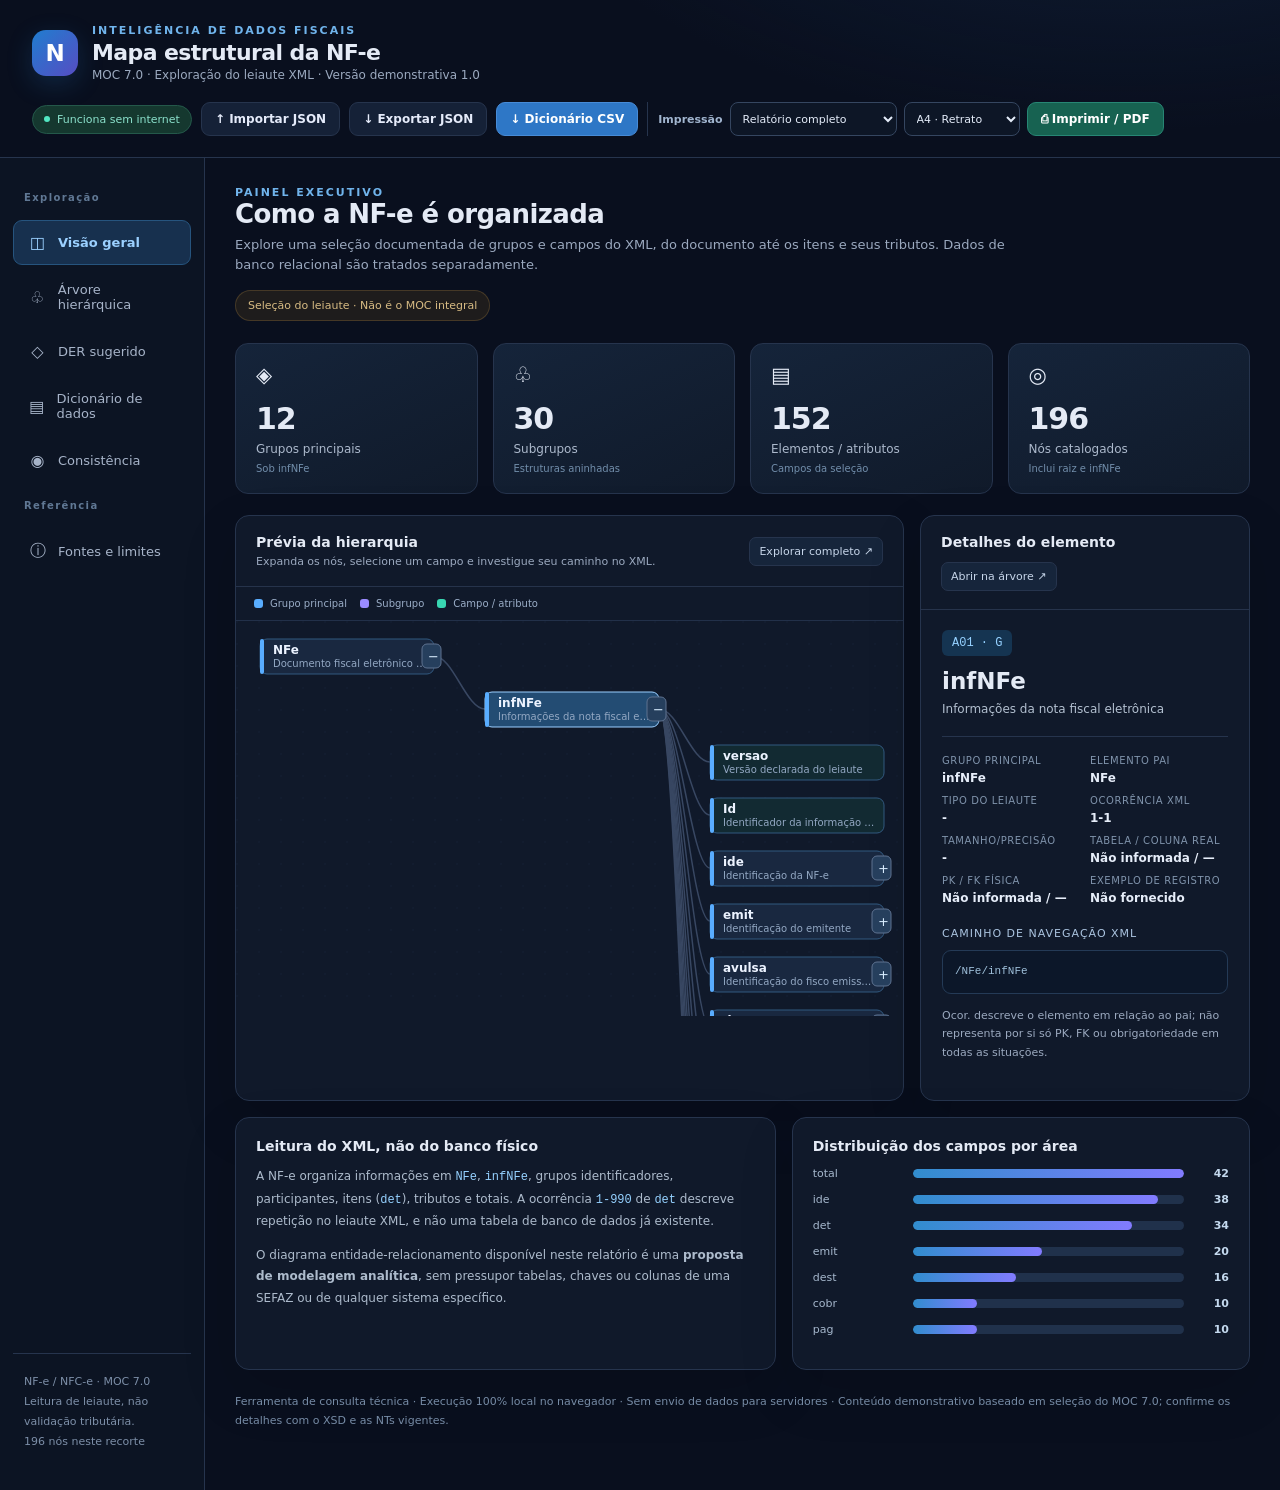
<file: legado/RELATORIO_INTERATIVO_A4_V1.html>
<!doctype html>
<html lang="pt-BR">
<head>
<meta charset="utf-8">
<meta name="viewport" content="width=device-width,initial-scale=1">
<meta name="color-scheme" content="dark">
<title>Mapa interativo e imprimível da NF-e | MOC 7.0</title>
<style>
:root{font-family:Inter,ui-sans-serif,system-ui,-apple-system,"Segoe UI",Arial,sans-serif;color:#e4eaf5;background:#090f1e;--bg:#090f1e;--panel:#10192a;--panel2:#152137;--line:#26344d;--muted:#9ba9bf;--a:#59adff;--b:#9a8bff;--c:#38d6b1;--warn:#f2bc66;--shadow:0 22px 55px #0002}*{box-sizing:border-box}body{margin:0;min-height:100vh;background:radial-gradient(ellipse 70vw 38vw at 88% -14%,#18355d6b,transparent 70%),var(--bg)}button,input,select{font:inherit}button{cursor:pointer}button:focus-visible,input:focus-visible,select:focus-visible,a:focus-visible{outline:2px solid #77c2ff;outline-offset:2px}a{color:#8cc5ff}header{padding:24px 32px 21px;border-bottom:1px solid var(--line);display:flex;align-items:center;justify-content:space-between;gap:20px;flex-wrap:wrap}.brand{display:flex;align-items:center;gap:14px}.logo{width:46px;height:46px;display:grid;place-items:center;border-radius:14px;color:white;font-size:23px;font-weight:800;background:linear-gradient(135deg,#207dcf,#564dc3);box-shadow:0 8px 26px #247bca38}.eyebrow{color:#70b4ec;font-size:11px;letter-spacing:2px;text-transform:uppercase;font-weight:800}.brand h1{font-size:22px;letter-spacing:-.6px;margin:3px 0}.brand p{font-size:12px;color:var(--muted);margin:0}.top-actions{display:flex;align-items:center;gap:9px;flex-wrap:wrap}.btn{border:1px solid var(--line);background:var(--panel2);color:#e5ebfa;border-radius:9px;min-height:34px;padding:9px 13px;font-size:12px;font-weight:650}.btn:hover{background:#1d314b}.btn.primary{background:#2e77c6;color:white;border-color:#478bd7}.btn.primary:hover{background:#3b8cdb}.btn:disabled{opacity:.45;cursor:default}.pill{display:inline-flex;align-items:center;gap:7px;font-size:11px;color:#8be1cc;padding:7px 11px;border-radius:30px;background:#15382f;border:1px solid #24584a}.pulse{width:6px;height:6px;background:#52e6c2;border-radius:50%}.layout{display:grid;grid-template-columns:205px minmax(0,1fr);min-height:calc(100vh - 91px)}aside.nav{background:#0c1423;border-right:1px solid var(--line);padding:21px 13px;display:flex;flex-direction:column;gap:4px}aside .section-label{margin:13px 11px;color:#607894;font-size:10px;font-weight:800;letter-spacing:1.4px}.navbtn{width:100%;text-align:left;display:flex;align-items:center;gap:10px;background:transparent;border:1px solid transparent;border-radius:9px;color:#a7b4c9;font-size:13px;padding:12px 13px}.navbtn:hover{background:#15243b;color:#edf4ff}.navbtn.active{background:#17304e;border-color:#26547e;color:#9bd0ff;font-weight:800}.navbtn .ico{font-size:16px;width:21px;text-align:center}.navfooter{margin-top:auto;border-top:1px solid var(--line);padding:18px 11px;color:#7d8fa8;font-size:11px;line-height:1.8}.main{min-width:0;padding:28px 30px 60px;max-width:1850px;width:100%;margin:auto}.page-head{display:flex;align-items:end;justify-content:space-between;gap:16px;flex-wrap:wrap;margin-bottom:22px}.page-head h2{font-size:26px;letter-spacing:-.6px;margin:0 0 6px}.page-head p{font-size:13px;line-height:1.5;color:var(--muted);margin:0;max-width:770px}.statusnote{font-size:11px;color:#d7bb83;border:1px solid #765c3473;background:#30291c8c;border-radius:30px;padding:8px 12px}.cards{display:grid;grid-template-columns:repeat(4,minmax(0,1fr));gap:15px;margin-bottom:21px}.kpi{background:linear-gradient(155deg,#15243a,#101a2a);border:1px solid var(--line);border-radius:13px;padding:19px 20px;min-width:0}.kpi .k-icon{font-size:21px;margin-bottom:15px}.kpi .big{font-size:30px;letter-spacing:-1px;font-weight:800;line-height:1.1}.kpi .l{font-size:12px;color:#acb9cc;margin-top:7px}.kpi .hint{font-size:10px;color:#728eab;margin-top:7px}.content-grid{display:grid;grid-template-columns:minmax(0,1fr) 330px;gap:16px}.panel{background:#10192a;border:1px solid var(--line);border-radius:14px;min-width:0;overflow:hidden;box-shadow:var(--shadow)}.panel-head{padding:18px 20px;border-bottom:1px solid #26334b;display:flex;align-items:center;justify-content:space-between;gap:12px;flex-wrap:wrap}.panel-head h3{font-size:14px;margin:0;letter-spacing:.05px}.panel-head p{font-size:11px;color:var(--muted);margin:5px 0 0}.compact-actions{display:flex;gap:6px;align-items:center;flex-wrap:wrap}.mini{border:1px solid var(--line);background:#16253b;color:#c6d5e9;font-size:11px;border-radius:7px;padding:7px 9px}.mini:hover{background:#25415d}.toolbar{display:flex;gap:10px;flex-wrap:wrap;padding:14px 17px;background:#121f33;border-bottom:1px solid var(--line)}.field{min-height:36px;background:#0d1626;border:1px solid #354660;border-radius:8px;color:#e4ecf9;padding:8px 10px;font-size:12px;outline:0;min-width:0}.field:focus{border-color:#67ade9}.field::placeholder{color:#7488a3}.search{min-width:220px;flex:1}.filter{width:170px}.legend{display:flex;align-items:center;gap:13px;font-size:10px;color:#9baec8;flex-wrap:wrap;padding:11px 18px;border-bottom:1px solid #223049}.legend span{display:inline-flex;align-items:center;gap:7px}.dot{display:inline-block;width:9px;height:9px;border-radius:3px;background:var(--a)}.dot.sub{background:var(--b)}.dot.el{background:var(--c)}.diagram-scroll{height:610px;overflow:auto;position:relative;background:radial-gradient(circle at 1px 1px,#2a3c551b 1px,transparent 0);background-size:22px 22px}.diagram-scroll svg{display:block;min-width:100%;font-family:inherit}.diagram-scroll path.link{stroke:#384762;stroke-width:1.5;fill:none}.tree-node{cursor:pointer;transition:opacity .1s}.tree-node:hover rect.main-node{stroke:#7ec5ff;stroke-width:1.8}.tree-node:focus-visible rect.main-node{stroke:#fff;stroke-width:2}.tree-node text{pointer-events:none}.tree-node .tag{font-weight:750;fill:#ecf3ff;font-size:12px}.tree-node .desc{font-size:10px;fill:#93a8c3}.tree-node .idchip{font-size:9px;fill:#7c9fbf}.tree-node .toggle{cursor:pointer}.tree-node .toggle text{font-size:13px;fill:#d9edff}.inspector{padding:21px;min-height:490px}.tag-badge{font-family:ui-monospace,SFMono-Regular,Menlo,monospace;color:#95d1ff;background:#153451;border-radius:6px;padding:6px 10px;font-size:12px}.inspector h3{font-size:23px;margin:18px 0 6px;word-break:break-word}.inspector .subtitle{color:#b3c0d0;font-size:12px;line-height:1.6;margin:0 0 17px}.details{display:grid;grid-template-columns:1fr 1fr;gap:10px;border-top:1px solid var(--line);padding-top:18px}.ditem label{display:block;color:#8094ac;font-size:10px;margin-bottom:5px;text-transform:uppercase;letter-spacing:.6px}.ditem div{color:#e6edf9;font-size:12px;font-weight:700;overflow-wrap:anywhere}.pathbox{background:#0c1729;border:1px solid #243a56;padding:12px;border-radius:9px;color:#9fc0da;font-size:11px;line-height:1.6;overflow-wrap:anywhere;font-family:ui-monospace,monospace}.muted{color:var(--muted)}.smallheading{font-size:11px;color:#abc4e0;letter-spacing:1px;text-transform:uppercase;margin:22px 0 10px}.infobox{color:#d6bd83;background:#342a1d;border:1px solid #6f562f;border-radius:9px;padding:11px 13px;font-size:11px;line-height:1.6}.info-slim{background:#0b1829;border:1px solid #25354f;padding:12px 16px;border-radius:9px;color:#afc2d8;font-size:12px;line-height:1.7}.summary-panels{display:grid;grid-template-columns:1.18fr 1fr;gap:16px;margin-top:16px}.story{padding:20px}.story h3{font-size:14px;margin:0 0 12px}.story p{font-size:12px;color:#adbbcc;line-height:1.8}.story code{color:#95d1ff}.barrow{display:flex;gap:10px;align-items:center;margin:13px 0}.barrow label{font-size:11px;color:#a6b8cd;width:90px;white-space:nowrap}.barbg{height:9px;background:#20314b;border-radius:20px;flex:1;overflow:hidden}.barfill{height:100%;border-radius:20px;background:linear-gradient(90deg,#318dce,#827bff)}.barrow strong{font-size:11px;width:35px;text-align:right;color:#c4d9ee}.tabview{display:none}.tabview.active{display:block}.table-scroll{overflow:auto;max-height:690px}.data-table{border-collapse:collapse;width:100%;white-space:nowrap;font-size:12px}.data-table thead{position:sticky;top:0;background:#182941;z-index:1}.data-table th{color:#a4bcd7;text-align:left;font-size:10px;text-transform:uppercase;letter-spacing:.65px;font-weight:800;padding:13px 14px;border-bottom:1px solid #364761}.data-table td{padding:12px 14px;border-bottom:1px solid #25334a;color:#b6c5d9}.data-table tbody tr{cursor:pointer}.data-table tbody tr:hover{background:#1b2e46}.data-table td strong{color:#ecf2ff}.code-pill{font-family:ui-monospace,monospace;color:#86bfff;background:#1a3551;padding:4px 6px;border-radius:5px}.count{font-size:11px;color:#8198b4}.quality-grid{display:grid;grid-template-columns:repeat(3,1fr);gap:15px}.quality-card{padding:22px}.quality-card h3{font-size:13px;margin:0 0 10px}.quality-card .big{font-size:29px;font-weight:800}.quality-card p{font-size:11px;color:#9cacbf;line-height:1.8}.recommendations{padding:20px}.recommendations ol{padding-left:22px;line-height:2;color:#b4c2d4;font-size:13px}.recommendations b{color:#ecf4ff}.entity-graph{width:100%;min-height:530px;display:block}.rel-explain{padding:22px;line-height:1.85;font-size:13px;color:#b1c2d5}.rel-explain h3{color:#f0f5ff;margin-top:0}.rel-explain code{color:#99d1ff}.source-box{padding:22px}.source-box h3{margin-top:0}.source-box p,.source-box li{color:#aebed1;font-size:13px;line-height:1.8}.source-box ul{padding-left:22px}.footer{color:#768ba5;font-size:11px;margin-top:23px;line-height:1.7}.empty{padding:64px 20px;text-align:center;color:#a3b3c9}.empty span{display:block;font-size:33px;margin-bottom:15px}.toggle-file{display:none}#toast{position:fixed;bottom:20px;right:22px;color:white;background:#255783;padding:11px 17px;border-radius:9px;border:1px solid #5d9bce;box-shadow:0 9px 25px #0008;opacity:0;transition:opacity .2s;pointer-events:none;font-size:12px;z-index:100}#toast.visible{opacity:1}.canvas-caption{padding:9px 19px;border-top:1px solid var(--line);font-size:10px;color:#869db7}.badge-status{font-size:10px;border:1px solid #455670;color:#aaccdf;padding:4px 7px;border-radius:6px}@media(max-width:1200px){.layout{grid-template-columns:165px 1fr}.main{padding:23px 18px}.content-grid{grid-template-columns:minmax(0,1fr) 290px}.cards{gap:10px}.kpi{padding:15px}}@media(max-width:900px){header{padding:18px}.layout{display:block}aside.nav{flex-direction:row;flex-wrap:wrap;border-right:0;border-bottom:1px solid var(--line);padding:9px 12px;gap:5px}.navbtn{width:auto;padding:9px 10px;font-size:11px}.navfooter,.nav .section-label{display:none}.main{padding:20px 13px}.content-grid{grid-template-columns:1fr}.inspector{min-height:auto}.cards{grid-template-columns:repeat(2,1fr)}.quality-grid{grid-template-columns:1fr}.summary-panels{grid-template-columns:1fr}.diagram-scroll{height:440px}.brand h1{font-size:19px}}@media(max-width:530px){header{align-items:flex-start}.top-actions{width:100%}.page-head h2{font-size:22px}.cards{gap:8px}.kpi .big{font-size:23px}.kpi{padding:13px}.filter{width:calc(50% - 7px);flex-grow:1}.search{width:100%}.panel-head{padding:15px}.legend{gap:9px}.navbtn .ico{display:none}}

/* Ferramentas de impressão - visíveis no relatório interativo */
.print-toolbar{display:flex;align-items:center;flex-wrap:wrap;gap:7px;padding-left:10px;border-left:1px solid var(--line)}
.print-label{font-size:11px;color:#a1b5cf;font-weight:800}
.print-toolbar .field{min-height:34px;font-size:11px;padding:7px 8px;max-width:190px}
.print-orientation{max-width:150px!important}.print-button{background:#176251;color:white;border-color:#278674}.print-button:hover{background:#1d7f68}
#printReport{display:none}
@media(max-width:800px){.print-toolbar{width:100%;border-left:0;padding-left:0;border-top:1px solid var(--line);padding-top:10px}.print-toolbar .field{flex:1;min-width:125px}.print-button{flex:1}}
/* O relatório imprimível é gerado a partir do mesmo catálogo usado pelo painel interativo. */
@page {size:A4 portrait;margin:15mm 13mm 17mm 13mm;
  @bottom-left {content:"NF-e · MOC 7.0 · Catálogo técnico selecionado";font-family:Arial,sans-serif;font-size:7pt;color:#64748b;}
  @bottom-right {content:"Página " counter(page);font-family:Arial,sans-serif;font-size:7pt;color:#64748b;}
}
@media print {
  *{-webkit-print-color-adjust:exact!important;print-color-adjust:exact!important}
  html,body{background:#fff!important;color:#1d2b3a!important;margin:0!important;padding:0!important;height:auto!important;min-height:0!important;font-family:Arial,Helvetica,sans-serif!important;font-size:10pt!important}
  body>header,body>.layout,body>#toast{display:none!important}
  #printReport{display:block!important;margin:0!important;padding:0!important;color:#1d2b3a!important}
  .print-cover{min-height:244mm;display:flex;flex-direction:column;justify-content:space-between;break-after:page;page-break-after:always;padding:17mm 4mm 6mm}
  .print-cover-top{border-top:7px solid #1d6da5;padding-top:16mm}
  .print-mark{font-size:10pt;letter-spacing:2px;text-transform:uppercase;font-weight:800;color:#28628f}
  .print-cover h1{font-size:31pt;letter-spacing:-.9pt;line-height:1.15;color:#133457;margin:16mm 0 7mm}
  .print-cover-subtitle{font-size:14pt;line-height:1.55;color:#43556b;max-width:155mm}
  .print-chip{display:inline-block;border:1px solid #bdd3e4;background:#e8f2f9;color:#23537c;padding:5px 10px;border-radius:4px;font-weight:700;font-size:9pt;margin:16mm 0}
  .print-cover-grid{display:grid;grid-template-columns:repeat(3,1fr);gap:4mm;margin-top:7mm}
  .print-cover-stat{background:#f1f5f9;border-top:3px solid #3276a2;padding:5mm 4mm}
  .print-cover-stat strong{display:block;font-size:23pt;color:#163b59}.print-cover-stat span{font-size:8.5pt;color:#53677c}
  .print-cover-foot{border-top:1px solid #bbc9d7;padding-top:6mm;font-size:9pt;color:#526576;line-height:1.9}
  .print-section{margin:0 0 9mm;padding:0;break-before:page;page-break-before:always}
  .print-section:first-of-type{break-before:auto}
  .print-kicker{color:#2a648e!important;font-size:9pt;font-weight:800;letter-spacing:1.8px;text-transform:uppercase;margin:0 0 3mm}
  .print-section h2{font-size:20pt;line-height:1.22;color:#173b58;border-bottom:2px solid #2c6c9c;padding-bottom:4mm;margin:0 0 5mm;break-after:avoid}
  .print-section>.print-lead{font-size:9pt;color:#4b5c70;line-height:1.55;margin:0 0 6mm;break-after:avoid}
  .print-note{background:#f2f6fa!important;border-left:3px solid #3a78aa;padding:3mm 4mm;font-size:8.6pt;line-height:1.5;color:#324c61;break-inside:avoid;margin:4mm 0}
  .print-overview-stats{display:grid;grid-template-columns:repeat(4,1fr);gap:2.5mm;margin:5mm 0}
  .print-stat{border:1px solid #ced9e4;background:#f4f7fa;padding:3mm 2.5mm;text-align:center;break-inside:avoid}
  .print-stat b{display:block;color:#1f537c;font-size:16pt}.print-stat span{font-size:7.8pt;color:#52667c}
  .print-overview-path{font-family:Consolas,monospace;font-size:8.5pt;background:#edf4fa;padding:4mm;line-height:1.8;break-inside:avoid}
  .print-heading3{font-size:11pt;color:#163c5c;margin:8mm 0 3mm;break-after:avoid}
  .print-table{border-collapse:collapse!important;table-layout:fixed;width:100%;font-size:8.2pt;line-height:1.35;color:#243649!important}
  .print-table thead{display:table-header-group!important}
  .print-table th{background:#e6eef5!important;color:#163f60!important;text-align:left;border-bottom:1.5px solid #607f99;border-top:1px solid #bbc9d6;padding:2.4mm 2mm;font-weight:bold;vertical-align:top}
  .print-table td{border-bottom:1px solid #d7e0e8;vertical-align:top;padding:2.1mm 2mm;overflow-wrap:anywhere;word-wrap:break-word}
  .print-table tbody tr:nth-child(even){background:#f8fafc!important}
  .print-table tr{break-inside:avoid;page-break-inside:avoid}
  .print-code{font-family:Consolas,"Courier New",monospace;font-weight:700;color:#1d5781;font-size:8.2pt;overflow-wrap:anywhere}
  .print-small{font-size:7.2pt;color:#577087}
  .print-group{margin:5mm 0 7mm;break-inside:auto;page-break-inside:auto}
  .print-group-title{background:#e7f1f8!important;border-left:4px solid #216e9c;padding:3mm;break-after:avoid;page-break-after:avoid;margin:0 0 2mm;font-size:11pt;color:#164365;line-height:1.4}
  .print-group-title small{font-size:8pt;font-weight:400;color:#4f657c}
  .print-node{position:relative;min-height:5mm;display:block;border-left:1px solid #b9d0e3;padding:1.25mm 1mm 1.25mm 4mm;font-size:8.7pt;line-height:1.4;margin:0 0 0 1.2mm;break-inside:avoid;page-break-inside:avoid}
  .print-node::before{content:"";position:absolute;left:0;top:4mm;width:3mm;border-top:1px solid #b9d0e3}
  .print-node.level-0{margin-left:1mm}.print-node.level-1{margin-left:5mm}.print-node.level-2{margin-left:9mm}.print-node.level-3{margin-left:13mm}.print-node.level-4{margin-left:17mm}.print-node.level-5{margin-left:21mm}
  .print-node .tree-tag{font-family:Consolas,monospace;color:#155d83;font-weight:bold;margin-right:2mm}
  .print-node .node-id{display:inline-block;color:#64768b;margin-right:2mm;font-size:7.7pt}
  .print-node .tree-desc{color:#38495c}
  .print-node .tree-occ{color:#687e94;white-space:nowrap;font-size:7.4pt;margin-left:2mm}
  .print-node.is-group{background:#f1f5fa!important;font-weight:700;margin-top:1.3mm}
  .print-printgroup-count{font-size:8pt;color:#61788d;margin-left:2mm;font-weight:400}
  .print-dict-group{margin:6mm 0 8mm;break-inside:auto}
  .print-dict-group h3{font-size:11pt;color:#173f5f;background:#eaf1f7!important;border-left:3px solid #3d80b1;padding:3mm;margin:0 0 2mm;break-after:avoid}
  .print-dict-group h3 small{font-size:8pt;color:#607589;font-weight:normal}
  .print-dict-group table{break-inside:auto}
  .print-path{font-family:Consolas,"Courier New",monospace;overflow-wrap:anywhere;word-break:break-word;font-size:7.2pt;color:#546579}
  .print-der-grid{display:grid;grid-template-columns:repeat(2,1fr);gap:4mm;margin:6mm 0;break-inside:auto}
  .print-entity{border:1px solid #c9d6e2;break-inside:avoid}
  .print-entity h4{font-size:9pt;background:#e7eff8!important;border-bottom:1px solid #b8cce0;padding:2.5mm 3mm;margin:0;color:#1c4d73}
  .print-entity div{padding:2.5mm 3mm;font:7.6pt/1.6 Consolas,"Courier New",monospace;color:#354f66}
  .print-footnote{border-top:1px solid #bccddc;padding-top:4mm;margin-top:7mm;font-size:8pt;color:#536980;line-height:1.55}
  a{color:#1d567a!important;text-decoration:underline;overflow-wrap:anywhere}
  .print-section p,.print-section li{orphans:3;widows:3}
  .print-summarylist{padding-left:5mm;font-size:9pt;line-height:1.75}
  .print-quality-grid{display:grid;grid-template-columns:repeat(3,1fr);gap:3mm;margin:6mm 0}
  .print-quality-item{padding:3mm;background:#f1f5f8;border:1px solid #d2dee8;break-inside:avoid}
  .print-quality-item b{display:block;font-size:16pt;color:#1b577f}.print-quality-item span{font-size:7.7pt}
  .print-scope{font-size:8pt;color:#64778b}
}

@media print {
  /* Economiza papel sem reduzir significativamente o corpo de letra. */
  .print-section[data-print-section="overview"] .print-overview-path{padding:2.2mm 3mm;line-height:1.45}
  .print-section[data-print-section="overview"] .print-heading3{margin:4mm 0 2mm}
  .print-section[data-print-section="overview"] .print-note{padding:2.3mm 3mm;margin:2mm 0}
  .print-section[data-print-section="overview"] .print-overview-stats{margin:3mm 0}
  .print-section[data-print-section="dictionary"] .print-table td{padding:1.7mm 1.7mm}
  .print-section[data-print-section="dictionary"] .print-dict-group{margin:4mm 0 5mm}
  .print-section[data-print-section="der"] .print-der-grid{gap:2.5mm;margin:3mm 0}
  .print-section[data-print-section="der"] .print-entity h4{padding:1.7mm 2.5mm}
  .print-section[data-print-section="der"] .print-entity div{padding:1.5mm 2.5mm;line-height:1.45}
  .print-section[data-print-section="der"] .print-heading3{margin:4mm 0 2mm}
  .print-section[data-print-section="der"] .print-table td{padding:1.4mm 2mm}
  #printReport.landscape .print-cover{min-height:149mm;padding:4mm 3mm}
  #printReport.landscape .print-cover h1{font-size:26pt;margin:7mm 0 3mm}
  #printReport.landscape .print-cover .print-chip{margin:5mm 0}
  #printReport.landscape .print-cover-grid{margin-top:3mm}
  #printReport.landscape .print-cover-stat{padding:3mm 3mm}
  #printReport.landscape .print-cover-top{padding-top:6mm}
  #printReport.landscape .print-cover-foot{padding-top:2mm}
}
</style>
<style id="printPageRule"></style>
</head>
<body>
<header>
  <div class="brand"><div class="logo">N</div><div><div class="eyebrow">Inteligência de dados fiscais</div><h1>Mapa estrutural da NF-e</h1><p>MOC 7.0 · Exploração do leiaute XML · Versão demonstrativa 1.0</p></div></div>
  <div class="top-actions"><span class="pill"><i class="pulse"></i> Funciona sem internet</span><button class="btn" id="btnImport">↑ Importar JSON</button><button class="btn" id="btnExport">↓ Exportar JSON</button><input class="toggle-file" type="file" id="fileImport" accept=".json,application/json"><button class="btn primary" id="btnCSV">↓ Dicionário CSV</button><span class="print-toolbar"><label class="print-label" for="printScope">Impressão</label><select id="printScope" class="field print-select" aria-label="Seções a imprimir"><option value="complete">Relatório completo</option><option value="overview">Capa e visão geral</option><option value="hierarchy">Hierarquia dos grupos</option><option value="dictionary">Dicionário completo</option><option value="filtered">Dicionário filtrado</option><option value="der">DER e relacionamentos</option></select><select id="printOrientation" class="field print-orientation" aria-label="Orientação do papel"><option value="portrait">A4 · Retrato</option><option value="landscape">A4 · Paisagem</option></select><button class="btn print-button" id="btnPrint" title="Abrir a janela de impressão, incluindo Salvar como PDF">⎙ Imprimir / PDF</button></span></div>
</header>
<div class="layout">
<aside class="nav" aria-label="Navegação do relatório"><div class="section-label">Exploração</div>
  <button class="navbtn active" data-tab="overview"><span class="ico">◫</span> Visão geral</button>
  <button class="navbtn" data-tab="hierarchy"><span class="ico">♧</span> Árvore hierárquica</button>
  <button class="navbtn" data-tab="der"><span class="ico">◇</span> DER sugerido</button>
  <button class="navbtn" data-tab="dictionary"><span class="ico">▤</span> Dicionário de dados</button>
  <button class="navbtn" data-tab="quality"><span class="ico">◉</span> Consistência</button>
  <div class="section-label">Referência</div><button class="navbtn" data-tab="about"><span class="ico">ⓘ</span> Fontes e limites</button>
  <div class="navfooter">NF-e / NFC-e · MOC 7.0<br>Leitura de leiaute, não validação tributária.<br><span id="footCount"></span></div>
</aside>
<main class="main">
 <section class="tabview active" id="tab-overview">
  <div class="page-head"><div><div class="eyebrow">Painel executivo</div><h2>Como a NF-e é organizada</h2><p>Explore uma seleção documentada de grupos e campos do XML, do documento até os itens e seus tributos. Dados de banco relacional são tratados separadamente.</p></div><span class="statusnote">Seleção do leiaute · Não é o MOC integral</span></div>
  <div class="cards" id="kpis"></div>
  <div class="content-grid">
   <div class="panel"><div class="panel-head"><div><h3>Prévia da hierarquia</h3><p>Expanda os nós, selecione um campo e investigue seu caminho no XML.</p></div><button class="mini" data-switch="hierarchy">Explorar completo ↗</button></div><div class="legend"><span><i class="dot"></i> Grupo principal</span><span><i class="dot sub"></i> Subgrupo</span><span><i class="dot el"></i> Campo / atributo</span></div><div id="overviewTree" class="diagram-scroll" style="height:395px"></div></div>
   <div class="panel"><div class="panel-head"><h3>Detalhes do elemento</h3><button class="mini" id="quickOpen">Abrir na árvore ↗</button></div><div class="inspector" id="overviewInspector"></div></div>
  </div>
  <div class="summary-panels"><div class="panel story"><h3>Leitura do XML, não do banco físico</h3><p>A NF-e organiza informações em <code>NFe</code>, <code>infNFe</code>, grupos identificadores, participantes, itens (<code>det</code>), tributos e totais. A ocorrência <code>1-990</code> de <code>det</code> descreve repetição no leiaute XML, e não uma tabela de banco de dados já existente.</p><p>O diagrama entidade-relacionamento disponível neste relatório é uma <strong>proposta de modelagem analítica</strong>, sem pressupor tabelas, chaves ou colunas de uma SEFAZ ou de qualquer sistema específico.</p></div><div class="panel story"><h3>Distribuição dos campos por área</h3><div id="groupBars"></div></div></div>
 </section>
 <section class="tabview" id="tab-hierarchy">
  <div class="page-head"><div><div class="eyebrow">Navegação visual</div><h2>Árvore de grupos e campos</h2><p>Use a busca por tag, código, descrição ou caminho; clique no <b>+</b> para expandir uma ramificação.</p></div><span class="statusnote" id="treeStatus">Seleção representativa</span></div>
  <div class="content-grid"><div class="panel"><div class="toolbar"><input class="field search" id="searchTree" placeholder="⌕ Buscar campo, código, caminho…" aria-label="Buscar na árvore"><select class="field filter" id="groupFilter" aria-label="Filtrar por grupo"><option value="">Todos os grupos</option></select><select class="field filter" id="subgroupFilter" aria-label="Filtrar por subgrupo"><option value="">Todos os subgrupos</option></select><select class="field filter" id="typeFilter" aria-label="Filtrar tipo de nó"><option value="">Todos os níveis</option><option value="group">Grupos / subgrupos</option><option value="field">Elementos</option></select></div><div class="panel-head" style="border-top:0"><h3 id="treeTitle">Hierarquia XML</h3><div class="compact-actions"><button class="mini" id="expandAll">Expandir tudo</button><button class="mini" id="collapseAll">Recolher</button><button class="mini" id="resetFilters">Limpar</button></div></div><div class="legend"><span><i class="dot"></i> Grupo</span><span><i class="dot sub"></i> Subgrupo</span><span><i class="dot el"></i> Elemento</span><span>Azul mais intenso = selecionado</span></div><div class="diagram-scroll" id="fullTree"></div><div class="canvas-caption">Role na horizontal e vertical para navegar. Os grupos CG são alternativas/agrupamentos condicionais e não equivalem automaticamente a tabelas.</div></div><div class="panel"><div class="panel-head"><h3>Ficha técnica do elemento</h3><span class="badge-status">Fonte: MOC / Anexo I</span></div><div class="inspector" id="inspector"></div></div></div>
 </section>
 <section class="tabview" id="tab-der"><div class="page-head"><div><div class="eyebrow">Modelagem para BI</div><h2>DER conceitual sugerido</h2><p>Exemplo de normalização relacional para uso analítico; não representa o esquema físico oficial nem o banco da SEFIN/RO.</p></div><span class="statusnote">Modelo proposto, não oficial</span></div><div class="panel"><div class="panel-head"><h3>Entidades, chaves e cardinalidades propostas</h3><button class="mini" id="downloadSVG">↓ Exportar SVG</button></div><div style="overflow:auto" id="derContainer"></div></div><div class="summary-panels"><div class="panel rel-explain"><h3>O que o diagrama mostra</h3><p><strong>NF_E → NF_E_ITEM</strong>: uma nota pode ter vários itens; o item utiliza a chave da NF-e e o número <code>nItem</code> como identificação lógica.</p><p><strong>NF_E → NF_E_PAGAMENTO</strong>: a modelagem suporta múltiplos detalhes de pagamento. <strong>NF_E_ITEM → NF_E_ITEM_TRIBUTO</strong>: separar tributos por item e tipo simplifica relatórios de BI, mas exige regras de transformação para os subgrupos exclusivos do XML.</p></div><div class="panel rel-explain"><h3>Pontos que precisam ser definidos</h3><p>Os nomes <code>NF_E</code>, <code>NF_E_ITEM</code> e similares são <b>propostas</b>, não tabelas existentes. Tipos SQL, PK/FK reais, histórico de eventos, regras de versionamento do leiaute e política de carga ainda dependem do banco e dos requisitos de negócio.</p><p>Não confunda a cardinalidade XML do manual com o modelo lógico de um data warehouse.</p></div></div></section>
 <section class="tabview" id="tab-dictionary"><div class="page-head"><div><div class="eyebrow">Dicionário de dados</div><h2>Catálogo de campos</h2><p>Tabela de metadados com códigos oficiais, caminhos hierárquicos, tipo de leiaute e multiplicidade. Clique em uma linha para abrir os detalhes.</p></div><button class="btn primary" id="btnCSV2">↓ CSV filtrado</button></div><div class="panel"><div class="toolbar"><input class="field search" id="searchDict" placeholder="⌕ Filtrar pelo nome, ID ou descrição…"><select class="field filter" id="dictGroup"><option value="">Todos os grupos</option></select><select class="field filter" id="dictSubgroup"><option value="">Todos os subgrupos</option></select><select class="field filter" id="dictKind"><option value="">Todos</option><option value="G">Grupos</option><option value="E">Elementos</option></select></div><div class="panel-head"><h3>Metadados do leiaute</h3><span class="count" id="tableCount"></span></div><div class="table-scroll"><table class="data-table"><thead><tr><th>ID MOC</th><th>Tag</th><th>Descrição resumida</th><th>Elemento</th><th>Tipo</th><th>Ocorrência</th><th>Caminho XML</th></tr></thead><tbody id="tableBody"></tbody></table></div></div></section>
 <section class="tabview" id="tab-quality"><div class="page-head"><div><div class="eyebrow">Controle de integridade</div><h2>Inconsistências e riscos</h2><p>Validação estrutural automática sobre a seleção de metadados carregada. A falta de esquema SQL não caracteriza erro no manual.</p></div></div><div class="quality-grid" id="qualityCards"></div><div class="panel recommendations" style="margin-top:16px"><h3>Recomendações profissionais</h3><ol><li><b>Conferir leiaute e XSD da data de implantação:</b> Notas Técnicas e pacotes de schema podem alterar regras e campos depois do MOC-base.</li><li><b>Tratar repetição e escolhas condicionais:</b> <code>det</code>, <code>detPag</code>, <code>NFref</code> e grupos de tributos exigem tratamento adequado na ingestão.</li><li><b>Mapear XML para banco sem inferir colunas:</b> elaborar correspondência tag → coluna real e identificar PK, FK, índices, tipos SQL e política de carga.</li><li><b>Não presumir obrigatoriedade global:</b> a ocorrência de um elemento filho depende da presença do grupo ancestral e de regras do modelo de documento e da operação.</li><li><b>Executar validação de qualidade em dados reais:</b> notas duplicadas, chave inválida, item repetido, totais divergentes e tags ausentes exigem XMLs de exemplo ou acesso aos dados.</li></ol></div></section>
 <section class="tabview" id="tab-about"><div class="page-head"><div><div class="eyebrow">Metodologia e rastreabilidade</div><h2>Fontes, cobertura e limitações</h2><p>Como os dados foram estruturados e como ampliar a análise com os documentos do seu ambiente.</p></div></div><div class="panel source-box"><h3>Documentação de referência</h3><p><b>Portal Nacional da NF-e:</b> <a href="https://www.nfe.fazenda.gov.br/portal/listaConteudo.aspx?tipoConteudo=ndIjl+iEFdE%3D" target="_blank" rel="noopener">Manuais e anexos oficiais</a>.</p><p><b>Consulta de leiaute e IDs:</b> <a href="https://moc.sped.fazenda.pr.gov.br/NFe_NFCe/NFe_NFCe/Leiaute.html" target="_blank" rel="noopener">MOC 7.0, Anexo I — SPED/PR</a>.</p><p><b>Visualização estrutural complementar:</b> <a href="https://portalsped.fazenda.mg.gov.br/spedmg/nfe/download/EstruturaNFe.html" target="_blank" rel="noopener">Árvore XSD disponibilizada por SEF/MG</a>.</p><h3>Escopo realmente implementado</h3><ul><li>Seleção de códigos, tags, descrições resumidas, tipos, pais e ocorrências referentes à estrutura da NF-e. <b>Não inclui todos os campos do MOC</b>.</li><li>Os rótulos descritivos foram sintetizados para facilitar a leitura; não substituem a descrição integral e as regras de validação dos manuais.</li><li>Grupos de sequência como <code>-x-</code> foram omitidos e alguns caminhos são <b>simplificações de navegação</b>. Consulte o XSD para o caminho físico completo, em especial em IBS/CBS.</li><li>Não foi fornecido XML real, DDL, dicionário de banco ou informação sobre chaves físicas. O relatório mantém tabela, coluna, PK, FK e exemplos como <b>não informados</b>.</li><li>Importação aceita apenas arquivos <code>.json</code> no formato do catálogo exportado. Ela não extrai automaticamente texto de PDF ou XSD.</li><li>Diferenças entre modelos 55/65, NTs e versões do XSD exigem validação externa antes do uso para conformidade fiscal.</li></ul><h3>Estrutura para importação JSON</h3><p>Use o botão <b>Exportar JSON</b> para obter o formato. Cada nó contém: <code>id, tag, parent, kind, type, occur, length, description, table, column, pk, fk, example</code>. Após adicionar dados reais, reimporte o arquivo para atualizar a árvore, a tabela e os indicadores.</p></div></section>
 <div class="footer">Ferramenta de consulta técnica · Execução 100% local no navegador · Sem envio de dados para servidores · Conteúdo demonstrativo baseado em seleção do MOC 7.0; confirme os detalhes com o XSD e as NTs vigentes.</div>
</main></div><article id="printReport" aria-label="Relatório técnico formatado para impressão"></article>
<div id="toast" role="status" aria-live="polite"></div>
<script type="application/json" id="initialData">{"metadata":{"title":"Mapa interativo do leiaute XML da NF-e","version":"1.0","document":"MOC 7.0 — Anexo I, leiaute da NF-e/NFC-e","scope":"Seleção técnica dos campos e grupos; não é reprodução integral do MOC ou do XSD atual","date":"2026-11-24","source":"https://moc.sped.fazenda.pr.gov.br/NFe_NFCe/NFe_NFCe/Leiaute.html","officialPortal":"https://www.nfe.fazenda.gov.br/portal/listaConteudo.aspx?tipoConteudo=ndIjl+iEFdE%3D"},"nodes":[{"id":"ROOT","tag":"NFe","kind":"G","type":"-","parent":null,"occur":"1-1","length":"-","description":"Documento fiscal eletrônico — raiz do XML","origin":"MOC 7.0 — Anexo I","table":null,"column":null,"pk":null,"fk":null,"example":null},{"id":"A01","tag":"infNFe","parent":"ROOT","kind":"G","type":"-","occur":"1-1","length":"-","description":"Informações da nota fiscal eletrônica","origin":"MOC 7.0 — Anexo I (seleção de campos)","table":null,"column":null,"pk":null,"fk":null,"example":null},{"id":"A02","tag":"versao","parent":"A01","kind":"A","type":"C","occur":"1-1","length":"1-4","description":"Versão declarada do leiaute","origin":"MOC 7.0 — Anexo I (seleção de campos)","table":null,"column":null,"pk":null,"fk":null,"example":null},{"id":"A03","tag":"Id","parent":"A01","kind":"ID","type":"C","occur":"1-1","length":"47","description":"Identificador da informação assinada","origin":"MOC 7.0 — Anexo I (seleção de campos)","table":null,"column":null,"pk":null,"fk":null,"example":null},{"id":"B01","tag":"ide","parent":"A01","kind":"G","type":"-","occur":"1-1","length":"-","description":"Identificação da NF-e","origin":"MOC 7.0 — Anexo I (seleção de campos)","table":null,"column":null,"pk":null,"fk":null,"example":null},{"id":"B02","tag":"cUF","parent":"B01","kind":"E","type":"N","occur":"1-1","length":"2","description":"Código da unidade federativa do emitente","origin":"MOC 7.0 — Anexo I (seleção de campos)","table":null,"column":null,"pk":null,"fk":null,"example":null},{"id":"B03","tag":"cNF","parent":"B01","kind":"E","type":"N","occur":"1-1","length":"8","description":"Código numérico da chave de acesso","origin":"MOC 7.0 — Anexo I (seleção de campos)","table":null,"column":null,"pk":null,"fk":null,"example":null},{"id":"B04","tag":"natOp","parent":"B01","kind":"E","type":"C","occur":"1-1","length":"1-60","description":"Natureza da operação","origin":"MOC 7.0 — Anexo I (seleção de campos)","table":null,"column":null,"pk":null,"fk":null,"example":null},{"id":"B06","tag":"mod","parent":"B01","kind":"E","type":"N","occur":"1-1","length":"2","description":"Modelo do documento fiscal","origin":"MOC 7.0 — Anexo I (seleção de campos)","table":null,"column":null,"pk":null,"fk":null,"example":null},{"id":"B07","tag":"serie","parent":"B01","kind":"E","type":"N","occur":"1-1","length":"1-3","description":"Série do documento","origin":"MOC 7.0 — Anexo I (seleção de campos)","table":null,"column":null,"pk":null,"fk":null,"example":null},{"id":"B08","tag":"nNF","parent":"B01","kind":"E","type":"N","occur":"1-1","length":"1-9","description":"Número da nota fiscal","origin":"MOC 7.0 — Anexo I (seleção de campos)","table":null,"column":null,"pk":null,"fk":null,"example":null},{"id":"B09","tag":"dhEmi","parent":"B01","kind":"E","type":"D","occur":"1-1","length":"-","description":"Data e hora da emissão","origin":"MOC 7.0 — Anexo I (seleção de campos)","table":null,"column":null,"pk":null,"fk":null,"example":null},{"id":"B10","tag":"dhSaiEnt","parent":"B01","kind":"E","type":"D","occur":"0-1","length":"-","description":"Data e hora de saída ou entrada","origin":"MOC 7.0 — Anexo I (seleção de campos)","table":null,"column":null,"pk":null,"fk":null,"example":null},{"id":"B10a","tag":"dPrevEntrega","parent":"B01","kind":"E","type":"D","occur":"0-1","length":"10","description":"Previsão de entrega","origin":"MOC 7.0 — Anexo I (seleção de campos)","table":null,"column":null,"pk":null,"fk":null,"example":null},{"id":"B11","tag":"tpNF","parent":"B01","kind":"E","type":"N","occur":"1-1","length":"1","description":"Tipo da operação: entrada ou saída","origin":"MOC 7.0 — Anexo I (seleção de campos)","table":null,"column":null,"pk":null,"fk":null,"example":null},{"id":"B11a","tag":"idDest","parent":"B01","kind":"E","type":"N","occur":"1-1","length":"1","description":"Destino da operação","origin":"MOC 7.0 — Anexo I (seleção de campos)","table":null,"column":null,"pk":null,"fk":null,"example":null},{"id":"B12","tag":"cMunFG","parent":"B01","kind":"E","type":"N","occur":"1-1","length":"7","description":"Município do fato gerador do ICMS","origin":"MOC 7.0 — Anexo I (seleção de campos)","table":null,"column":null,"pk":null,"fk":null,"example":null},{"id":"B12a","tag":"cMunFGIBS","parent":"B01","kind":"E","type":"N","occur":"0-1","length":"7","description":"Município associado ao fato gerador de IBS/CBS","origin":"MOC 7.0 — Anexo I (seleção de campos)","table":null,"column":null,"pk":null,"fk":null,"example":null},{"id":"B21","tag":"tpImp","parent":"B01","kind":"E","type":"N","occur":"1-1","length":"1","description":"Formato de impressão do DANFE","origin":"MOC 7.0 — Anexo I (seleção de campos)","table":null,"column":null,"pk":null,"fk":null,"example":null},{"id":"B22","tag":"tpEmis","parent":"B01","kind":"E","type":"N","occur":"1-1","length":"1","description":"Tipo de emissão da NF-e","origin":"MOC 7.0 — Anexo I (seleção de campos)","table":null,"column":null,"pk":null,"fk":null,"example":null},{"id":"B23","tag":"cDV","parent":"B01","kind":"E","type":"N","occur":"1-1","length":"1","description":"Dígito verificador da chave","origin":"MOC 7.0 — Anexo I (seleção de campos)","table":null,"column":null,"pk":null,"fk":null,"example":null},{"id":"B24","tag":"tpAmb","parent":"B01","kind":"E","type":"N","occur":"1-1","length":"1","description":"Ambiente: produção ou homologação","origin":"MOC 7.0 — Anexo I (seleção de campos)","table":null,"column":null,"pk":null,"fk":null,"example":null},{"id":"B25","tag":"finNFe","parent":"B01","kind":"E","type":"N","occur":"1-1","length":"1","description":"Finalidade de emissão","origin":"MOC 7.0 — Anexo I (seleção de campos)","table":null,"column":null,"pk":null,"fk":null,"example":null},{"id":"B25a","tag":"indFinal","parent":"B01","kind":"E","type":"N","occur":"1-1","length":"1","description":"Indicador de consumidor final","origin":"MOC 7.0 — Anexo I (seleção de campos)","table":null,"column":null,"pk":null,"fk":null,"example":null},{"id":"B25b","tag":"indPres","parent":"B01","kind":"E","type":"N","occur":"1-1","length":"1","description":"Indicador de presença do comprador","origin":"MOC 7.0 — Anexo I (seleção de campos)","table":null,"column":null,"pk":null,"fk":null,"example":null},{"id":"B25c","tag":"indIntermed","parent":"B01","kind":"E","type":"N","occur":"0-1","length":"1","description":"Indicador de intermediador","origin":"MOC 7.0 — Anexo I (seleção de campos)","table":null,"column":null,"pk":null,"fk":null,"example":null},{"id":"B26","tag":"procEmi","parent":"B01","kind":"E","type":"N","occur":"1-1","length":"1","description":"Processo de emissão","origin":"MOC 7.0 — Anexo I (seleção de campos)","table":null,"column":null,"pk":null,"fk":null,"example":null},{"id":"B27","tag":"verProc","parent":"B01","kind":"E","type":"C","occur":"1-1","length":"1-20","description":"Versão do aplicativo emissor","origin":"MOC 7.0 — Anexo I (seleção de campos)","table":null,"column":null,"pk":null,"fk":null,"example":null},{"id":"BA01","tag":"NFref","parent":"B01","kind":"G","type":"-","occur":"0-999","length":"-","description":"Documentos fiscais referenciados","origin":"MOC 7.0 — Anexo I (seleção de campos)","table":null,"column":null,"pk":null,"fk":null,"example":null},{"id":"BA02","tag":"refNFe","parent":"BA01","kind":"CE","type":"C","occur":"1-1","length":"44","description":"Chave da NF-e referenciada","origin":"MOC 7.0 — Anexo I (seleção de campos)","table":null,"column":null,"pk":null,"fk":null,"example":null},{"id":"BA02a","tag":"refNFeSig","parent":"BA01","kind":"CE","type":"C","occur":"1-1","length":"44","description":"Chave de NF-e referenciada com código numérico oculto","origin":"MOC 7.0 — Anexo I (seleção de campos)","table":null,"column":null,"pk":null,"fk":null,"example":null},{"id":"BA03","tag":"refNF","parent":"BA01","kind":"CG","type":"-","occur":"1-1","length":"-","description":"Nota fiscal anterior referenciada","origin":"MOC 7.0 — Anexo I (seleção de campos)","table":null,"column":null,"pk":null,"fk":null,"example":null},{"id":"BA04","tag":"cUF","parent":"BA03","kind":"E","type":"N","occur":"1-1","length":"2","description":"UF da NF referenciada","origin":"MOC 7.0 — Anexo I (seleção de campos)","table":null,"column":null,"pk":null,"fk":null,"example":null},{"id":"BA05","tag":"AAMM","parent":"BA03","kind":"E","type":"N","occur":"1-1","length":"4","description":"Ano e mês da NF referenciada","origin":"MOC 7.0 — Anexo I (seleção de campos)","table":null,"column":null,"pk":null,"fk":null,"example":null},{"id":"BA06","tag":"CNPJ","parent":"BA03","kind":"E","type":"C","occur":"1-1","length":"14","description":"CNPJ da NF referenciada","origin":"MOC 7.0 — Anexo I (seleção de campos)","table":null,"column":null,"pk":null,"fk":null,"example":null},{"id":"BB01","tag":"gCompraGov","parent":"B01","kind":"G","type":"-","occur":"0-1","length":"-","description":"Operação com compra governamental","origin":"MOC 7.0 — Anexo I (seleção de campos)","table":null,"column":null,"pk":null,"fk":null,"example":null},{"id":"BB02","tag":"tpEnteGov","parent":"BB01","kind":"E","type":"N","occur":"1-1","length":"1","description":"Tipo de ente governamental","origin":"MOC 7.0 — Anexo I (seleção de campos)","table":null,"column":null,"pk":null,"fk":null,"example":null},{"id":"BB03","tag":"pRedutor","parent":"BB01","kind":"E","type":"N","occur":"1-1","length":"3v2-4","description":"Percentual redutor","origin":"MOC 7.0 — Anexo I (seleção de campos)","table":null,"column":null,"pk":null,"fk":null,"example":null},{"id":"BB04","tag":"tpOperGov","parent":"BB01","kind":"E","type":"N","occur":"1-1","length":"1","description":"Tipo de operação governamental","origin":"MOC 7.0 — Anexo I (seleção de campos)","table":null,"column":null,"pk":null,"fk":null,"example":null},{"id":"BB05","tag":"refDFeAnt","parent":"BB01","kind":"E","type":"C","occur":"0-99","length":"44","description":"Referência de DF-e anterior","origin":"MOC 7.0 — Anexo I (seleção de campos)","table":null,"column":null,"pk":null,"fk":null,"example":null},{"id":"BC01","tag":"gPagAntecipado","parent":"B01","kind":"G","type":"-","occur":"0-1","length":"-","description":"Notas de antecipação de pagamento","origin":"MOC 7.0 — Anexo I (seleção de campos)","table":null,"column":null,"pk":null,"fk":null,"example":null},{"id":"BC02","tag":"refNFe","parent":"BC01","kind":"E","type":"C","occur":"1-99","length":"44","description":"Chave da NF-e de antecipação","origin":"MOC 7.0 — Anexo I (seleção de campos)","table":null,"column":null,"pk":null,"fk":null,"example":null},{"id":"C01","tag":"emit","parent":"A01","kind":"G","type":"-","occur":"1-1","length":"-","description":"Identificação do emitente","origin":"MOC 7.0 — Anexo I (seleção de campos)","table":null,"column":null,"pk":null,"fk":null,"example":null},{"id":"C02","tag":"CNPJ","parent":"C01","kind":"CE","type":"C","occur":"1-1","length":"14","description":"CNPJ do emitente","origin":"MOC 7.0 — Anexo I (seleção de campos)","table":null,"column":null,"pk":null,"fk":null,"example":null},{"id":"C02a","tag":"CPF","parent":"C01","kind":"CE","type":"N","occur":"1-1","length":"11","description":"CPF do emitente","origin":"MOC 7.0 — Anexo I (seleção de campos)","table":null,"column":null,"pk":null,"fk":null,"example":null},{"id":"C03","tag":"xNome","parent":"C01","kind":"E","type":"C","occur":"1-1","length":"2-60","description":"Nome ou razão social do emitente","origin":"MOC 7.0 — Anexo I (seleção de campos)","table":null,"column":null,"pk":null,"fk":null,"example":null},{"id":"C04","tag":"xFant","parent":"C01","kind":"E","type":"C","occur":"0-1","length":"1-60","description":"Nome fantasia","origin":"MOC 7.0 — Anexo I (seleção de campos)","table":null,"column":null,"pk":null,"fk":null,"example":null},{"id":"C05","tag":"enderEmit","parent":"C01","kind":"G","type":"-","occur":"1-1","length":"-","description":"Endereço do emitente","origin":"MOC 7.0 — Anexo I (seleção de campos)","table":null,"column":null,"pk":null,"fk":null,"example":null},{"id":"C06","tag":"xLgr","parent":"C05","kind":"E","type":"C","occur":"1-1","length":"2-60","description":"Logradouro","origin":"MOC 7.0 — Anexo I (seleção de campos)","table":null,"column":null,"pk":null,"fk":null,"example":null},{"id":"C07","tag":"nro","parent":"C05","kind":"E","type":"C","occur":"1-1","length":"1-60","description":"Número do endereço","origin":"MOC 7.0 — Anexo I (seleção de campos)","table":null,"column":null,"pk":null,"fk":null,"example":null},{"id":"C08","tag":"xCpl","parent":"C05","kind":"E","type":"C","occur":"0-1","length":"1-60","description":"Complemento","origin":"MOC 7.0 — Anexo I (seleção de campos)","table":null,"column":null,"pk":null,"fk":null,"example":null},{"id":"C09","tag":"xBairro","parent":"C05","kind":"E","type":"C","occur":"1-1","length":"2-60","description":"Bairro","origin":"MOC 7.0 — Anexo I (seleção de campos)","table":null,"column":null,"pk":null,"fk":null,"example":null},{"id":"C10","tag":"cMun","parent":"C05","kind":"E","type":"N","occur":"1-1","length":"7","description":"Código do município","origin":"MOC 7.0 — Anexo I (seleção de campos)","table":null,"column":null,"pk":null,"fk":null,"example":null},{"id":"C11","tag":"xMun","parent":"C05","kind":"E","type":"C","occur":"1-1","length":"2-60","description":"Nome do município","origin":"MOC 7.0 — Anexo I (seleção de campos)","table":null,"column":null,"pk":null,"fk":null,"example":null},{"id":"C12","tag":"UF","parent":"C05","kind":"E","type":"C","occur":"1-1","length":"2","description":"UF do emitente","origin":"MOC 7.0 — Anexo I (seleção de campos)","table":null,"column":null,"pk":null,"fk":null,"example":null},{"id":"C13","tag":"CEP","parent":"C05","kind":"E","type":"N","occur":"1-1","length":"8","description":"CEP","origin":"MOC 7.0 — Anexo I (seleção de campos)","table":null,"column":null,"pk":null,"fk":null,"example":null},{"id":"C14","tag":"cPais","parent":"C05","kind":"E","type":"N","occur":"0-1","length":"4","description":"Código do país","origin":"MOC 7.0 — Anexo I (seleção de campos)","table":null,"column":null,"pk":null,"fk":null,"example":null},{"id":"C15","tag":"xPais","parent":"C05","kind":"E","type":"C","occur":"0-1","length":"1-60","description":"Nome do país","origin":"MOC 7.0 — Anexo I (seleção de campos)","table":null,"column":null,"pk":null,"fk":null,"example":null},{"id":"C16","tag":"fone","parent":"C05","kind":"E","type":"N","occur":"0-1","length":"6-14","description":"Telefone","origin":"MOC 7.0 — Anexo I (seleção de campos)","table":null,"column":null,"pk":null,"fk":null,"example":null},{"id":"C17","tag":"IE","parent":"C01","kind":"E","type":"C","occur":"1-1","length":"2-14","description":"Inscrição estadual","origin":"MOC 7.0 — Anexo I (seleção de campos)","table":null,"column":null,"pk":null,"fk":null,"example":null},{"id":"C18","tag":"IEST","parent":"C01","kind":"E","type":"N","occur":"0-1","length":"2-14","description":"Inscrição estadual de substituto tributário","origin":"MOC 7.0 — Anexo I (seleção de campos)","table":null,"column":null,"pk":null,"fk":null,"example":null},{"id":"C21","tag":"CRT","parent":"C01","kind":"E","type":"N","occur":"1-1","length":"1","description":"Código do regime tributário","origin":"MOC 7.0 — Anexo I (seleção de campos)","table":null,"column":null,"pk":null,"fk":null,"example":null},{"id":"D01","tag":"avulsa","parent":"A01","kind":"G","type":"-","occur":"0-1","length":"-","description":"Identificação do fisco emissor em NF-e avulsa","origin":"MOC 7.0 — Anexo I (seleção de campos)","table":null,"column":null,"pk":null,"fk":null,"example":null},{"id":"D02","tag":"CNPJ","parent":"D01","kind":"E","type":"C","occur":"1-1","length":"14","description":"CNPJ do órgão emitente","origin":"MOC 7.0 — Anexo I (seleção de campos)","table":null,"column":null,"pk":null,"fk":null,"example":null},{"id":"D03","tag":"xOrgao","parent":"D01","kind":"E","type":"C","occur":"1-1","length":"1-60","description":"Órgão emitente","origin":"MOC 7.0 — Anexo I (seleção de campos)","table":null,"column":null,"pk":null,"fk":null,"example":null},{"id":"E01","tag":"dest","parent":"A01","kind":"G","type":"-","occur":"0-1","length":"-","description":"Identificação do destinatário","origin":"MOC 7.0 — Anexo I (seleção de campos)","table":null,"column":null,"pk":null,"fk":null,"example":null},{"id":"E02","tag":"CNPJ","parent":"E01","kind":"CE","type":"C","occur":"1-1","length":"14","description":"CNPJ do destinatário","origin":"MOC 7.0 — Anexo I (seleção de campos)","table":null,"column":null,"pk":null,"fk":null,"example":null},{"id":"E03","tag":"CPF","parent":"E01","kind":"CE","type":"N","occur":"1-1","length":"11","description":"CPF do destinatário","origin":"MOC 7.0 — Anexo I (seleção de campos)","table":null,"column":null,"pk":null,"fk":null,"example":null},{"id":"E03a","tag":"idEstrangeiro","parent":"E01","kind":"CE","type":"C","occur":"1-1","length":"0,5-20","description":"Identificação do destinatário estrangeiro","origin":"MOC 7.0 — Anexo I (seleção de campos)","table":null,"column":null,"pk":null,"fk":null,"example":null},{"id":"E04","tag":"xNome","parent":"E01","kind":"E","type":"C","occur":"0-1","length":"2-60","description":"Nome ou razão social do destinatário","origin":"MOC 7.0 — Anexo I (seleção de campos)","table":null,"column":null,"pk":null,"fk":null,"example":null},{"id":"E05","tag":"enderDest","parent":"E01","kind":"G","type":"-","occur":"0-1","length":"-","description":"Endereço do destinatário","origin":"MOC 7.0 — Anexo I (seleção de campos)","table":null,"column":null,"pk":null,"fk":null,"example":null},{"id":"E06","tag":"xLgr","parent":"E05","kind":"E","type":"C","occur":"1-1","length":"2-60","description":"Logradouro","origin":"MOC 7.0 — Anexo I (seleção de campos)","table":null,"column":null,"pk":null,"fk":null,"example":null},{"id":"E07","tag":"nro","parent":"E05","kind":"E","type":"C","occur":"1-1","length":"1-60","description":"Número do endereço","origin":"MOC 7.0 — Anexo I (seleção de campos)","table":null,"column":null,"pk":null,"fk":null,"example":null},{"id":"E08","tag":"xCpl","parent":"E05","kind":"E","type":"C","occur":"0-1","length":"1-60","description":"Complemento","origin":"MOC 7.0 — Anexo I (seleção de campos)","table":null,"column":null,"pk":null,"fk":null,"example":null},{"id":"E09","tag":"xBairro","parent":"E05","kind":"E","type":"C","occur":"1-1","length":"2-60","description":"Bairro","origin":"MOC 7.0 — Anexo I (seleção de campos)","table":null,"column":null,"pk":null,"fk":null,"example":null},{"id":"E10","tag":"cMun","parent":"E05","kind":"E","type":"N","occur":"1-1","length":"7","description":"Código do município","origin":"MOC 7.0 — Anexo I (seleção de campos)","table":null,"column":null,"pk":null,"fk":null,"example":null},{"id":"E11","tag":"xMun","parent":"E05","kind":"E","type":"C","occur":"1-1","length":"2-60","description":"Nome do município","origin":"MOC 7.0 — Anexo I (seleção de campos)","table":null,"column":null,"pk":null,"fk":null,"example":null},{"id":"E12","tag":"UF","parent":"E05","kind":"E","type":"C","occur":"1-1","length":"2","description":"UF do destinatário","origin":"MOC 7.0 — Anexo I (seleção de campos)","table":null,"column":null,"pk":null,"fk":null,"example":null},{"id":"E13","tag":"CEP","parent":"E05","kind":"E","type":"N","occur":"0-1","length":"8","description":"CEP","origin":"MOC 7.0 — Anexo I (seleção de campos)","table":null,"column":null,"pk":null,"fk":null,"example":null},{"id":"E14","tag":"cPais","parent":"E05","kind":"E","type":"N","occur":"0-1","length":"2-4","description":"Código do país","origin":"MOC 7.0 — Anexo I (seleção de campos)","table":null,"column":null,"pk":null,"fk":null,"example":null},{"id":"E15","tag":"xPais","parent":"E05","kind":"E","type":"C","occur":"0-1","length":"2-60","description":"Nome do país","origin":"MOC 7.0 — Anexo I (seleção de campos)","table":null,"column":null,"pk":null,"fk":null,"example":null},{"id":"GA01","tag":"autXML","parent":"A01","kind":"G","type":"-","occur":"0-10","length":"-","description":"Pessoas autorizadas a consultar o XML","origin":"MOC 7.0 — Anexo I (seleção de campos)","table":null,"column":null,"pk":null,"fk":null,"example":null},{"id":"GA02","tag":"CNPJ","parent":"GA01","kind":"CE","type":"C","occur":"1-1","length":"14","description":"CNPJ autorizado","origin":"MOC 7.0 — Anexo I (seleção de campos)","table":null,"column":null,"pk":null,"fk":null,"example":null},{"id":"GA03","tag":"CPF","parent":"GA01","kind":"CE","type":"N","occur":"1-1","length":"11","description":"CPF autorizado","origin":"MOC 7.0 — Anexo I (seleção de campos)","table":null,"column":null,"pk":null,"fk":null,"example":null},{"id":"H01","tag":"det","parent":"A01","kind":"G","type":"-","occur":"1-990","length":"-","description":"Detalhamento dos itens","origin":"MOC 7.0 — Anexo I (seleção de campos)","table":null,"column":null,"pk":null,"fk":null,"example":null},{"id":"H02","tag":"nItem","parent":"H01","kind":"A","type":"N","occur":"1-1","length":"1-3","description":"Número sequencial do item","origin":"MOC 7.0 — Anexo I (seleção de campos)","table":null,"column":null,"pk":null,"fk":null,"example":null},{"id":"I01","tag":"prod","parent":"H01","kind":"G","type":"-","occur":"1-1","length":"-","description":"Produtos ou serviços do item","origin":"MOC 7.0 — Anexo I (seleção de campos)","table":null,"column":null,"pk":null,"fk":null,"example":null},{"id":"I02","tag":"cProd","parent":"I01","kind":"E","type":"C","occur":"1-1","length":"1-60","description":"Código do produto ou serviço","origin":"MOC 7.0 — Anexo I (seleção de campos)","table":null,"column":null,"pk":null,"fk":null,"example":null},{"id":"I03","tag":"cEAN","parent":"I01","kind":"E","type":"C","occur":"1-1","length":"0,8,12,13,14","description":"GTIN informado para o produto","origin":"MOC 7.0 — Anexo I (seleção de campos)","table":null,"column":null,"pk":null,"fk":null,"example":null},{"id":"I03a","tag":"cBarra","parent":"I01","kind":"E","type":"C","occur":"0-1","length":"3-30","description":"Código de barras diferente de GTIN","origin":"MOC 7.0 — Anexo I (seleção de campos)","table":null,"column":null,"pk":null,"fk":null,"example":null},{"id":"I04","tag":"xProd","parent":"I01","kind":"E","type":"C","occur":"1-1","length":"1-120","description":"Descrição do produto ou serviço","origin":"MOC 7.0 — Anexo I (seleção de campos)","table":null,"column":null,"pk":null,"fk":null,"example":null},{"id":"I05","tag":"NCM","parent":"I01","kind":"E","type":"N","occur":"1-1","length":"2,8","description":"Nomenclatura Comum do Mercosul","origin":"MOC 7.0 — Anexo I (seleção de campos)","table":null,"column":null,"pk":null,"fk":null,"example":null},{"id":"I05a","tag":"NVE","parent":"I01","kind":"E","type":"C","occur":"0-8","length":"6","description":"Nomenclatura de Valor Aduaneiro e Estatística","origin":"MOC 7.0 — Anexo I (seleção de campos)","table":null,"column":null,"pk":null,"fk":null,"example":null},{"id":"I05f","tag":"cBenef","parent":"I01","kind":"E","type":"C","occur":"0-1","length":"8,10","description":"Código de benefício fiscal da UF","origin":"MOC 7.0 — Anexo I (seleção de campos)","table":null,"column":null,"pk":null,"fk":null,"example":null},{"id":"I05g","tag":"gCred","parent":"I01","kind":"G","type":"-","occur":"0-4","length":"-","description":"Informações sobre crédito presumido","origin":"MOC 7.0 — Anexo I (seleção de campos)","table":null,"column":null,"pk":null,"fk":null,"example":null},{"id":"I05h","tag":"cCredPresumido","parent":"I05g","kind":"E","type":"C","occur":"1-1","length":"8,10","description":"Benefício de crédito presumido","origin":"MOC 7.0 — Anexo I (seleção de campos)","table":null,"column":null,"pk":null,"fk":null,"example":null},{"id":"M01","tag":"imposto","parent":"H01","kind":"G","type":"-","occur":"1-1","length":"-","description":"Tributos incidentes no item","origin":"MOC 7.0 — Anexo I (seleção de campos)","table":null,"column":null,"pk":null,"fk":null,"example":null},{"id":"M02","tag":"vTotTrib","parent":"M01","kind":"E","type":"N","occur":"0-1","length":"13v2","description":"Valor aproximado dos tributos","origin":"MOC 7.0 — Anexo I (seleção de campos)","table":null,"column":null,"pk":null,"fk":null,"example":null},{"id":"N01","tag":"ICMS","parent":"M01","kind":"CG","type":"-","occur":"0-1","length":"-","description":"Tributação do ICMS do item","origin":"MOC 7.0 — Anexo I (seleção de campos)","table":null,"column":null,"pk":null,"fk":null,"example":null},{"id":"N02","tag":"ICMS00","parent":"N01","kind":"CG","type":"-","occur":"1-1","length":"-","description":"ICMS tributado integralmente, alternativa de tributação","origin":"MOC 7.0 — Anexo I (seleção de campos)","table":null,"column":null,"pk":null,"fk":null,"example":null},{"id":"N11","tag":"orig","parent":"N02","kind":"E","type":"N","occur":"1-1","length":"1","description":"Origem da mercadoria (ICMS00)","origin":"MOC 7.0 — Anexo I (seleção de campos)","table":null,"column":null,"pk":null,"fk":null,"example":null},{"id":"P01","tag":"II","parent":"M01","kind":"CG","type":"-","occur":"0-1","length":"-","description":"Imposto de Importação do item","origin":"MOC 7.0 — Anexo I (seleção de campos)","table":null,"column":null,"pk":null,"fk":null,"example":null},{"id":"P02","tag":"vBC","parent":"P01","kind":"E","type":"N","occur":"1-1","length":"13v2","description":"Base de cálculo do II","origin":"MOC 7.0 — Anexo I (seleção de campos)","table":null,"column":null,"pk":null,"fk":null,"example":null},{"id":"P03","tag":"vDespAdu","parent":"P01","kind":"E","type":"N","occur":"1-1","length":"13v2","description":"Despesas aduaneiras","origin":"MOC 7.0 — Anexo I (seleção de campos)","table":null,"column":null,"pk":null,"fk":null,"example":null},{"id":"P04","tag":"vII","parent":"P01","kind":"E","type":"N","occur":"1-1","length":"13v2","description":"Valor do II","origin":"MOC 7.0 — Anexo I (seleção de campos)","table":null,"column":null,"pk":null,"fk":null,"example":null},{"id":"P05","tag":"vIOF","parent":"P01","kind":"E","type":"N","occur":"1-1","length":"13v2","description":"Valor do IOF","origin":"MOC 7.0 — Anexo I (seleção de campos)","table":null,"column":null,"pk":null,"fk":null,"example":null},{"id":"UB01","tag":"IS","parent":"M01","kind":"G","type":"-","occur":"0-1","length":"-","description":"Imposto Seletivo do item","origin":"MOC 7.0 — Anexo I (seleção de campos)","table":null,"column":null,"pk":null,"fk":null,"example":null},{"id":"UB12","tag":"IBSCBS","parent":"M01","kind":"G","type":"-","occur":"0-1","length":"-","description":"IBS e CBS no item","origin":"MOC 7.0 — Anexo I (seleção de campos)","table":null,"column":null,"pk":null,"fk":null,"example":null},{"id":"UB13","tag":"CST","parent":"UB12","kind":"E","type":"N","occur":"1-1","length":"3","description":"Situação tributária do IBS e CBS","origin":"MOC 7.0 — Anexo I (seleção de campos)","table":null,"column":null,"pk":null,"fk":null,"example":null},{"id":"UB14","tag":"cClassTrib","parent":"UB12","kind":"E","type":"N","occur":"1-1","length":"6","description":"Classificação tributária de IBS e CBS","origin":"MOC 7.0 — Anexo I (seleção de campos)","table":null,"column":null,"pk":null,"fk":null,"example":null},{"id":"UB14a","tag":"indDoacao","parent":"UB12","kind":"E","type":"C","occur":"0-1","length":"1","description":"Indicador de doação","origin":"MOC 7.0 — Anexo I (seleção de campos)","table":null,"column":null,"pk":null,"fk":null,"example":null},{"id":"UB15","tag":"gIBSCBS","parent":"UB12","kind":"CG","type":"-","occur":"1-1","length":"-","description":"Cálculo de IBS e CBS — grupo condicional","origin":"MOC 7.0 — Anexo I (seleção de campos)","table":null,"column":null,"pk":null,"fk":null,"example":null},{"id":"UB16","tag":"vBC","parent":"UB15","kind":"E","type":"N","occur":"1-1","length":"13v2","description":"Base de cálculo do IBS e CBS","origin":"MOC 7.0 — Anexo I (seleção de campos)","table":null,"column":null,"pk":null,"fk":null,"example":null},{"id":"UB17","tag":"gIBSUF","parent":"UB15","kind":"CG","type":"-","occur":"1-1","length":"-","description":"IBS de competência estadual","origin":"MOC 7.0 — Anexo I (seleção de campos)","table":null,"column":null,"pk":null,"fk":null,"example":null},{"id":"UB18","tag":"pIBSUF","parent":"UB17","kind":"E","type":"N","occur":"1-1","length":"3v2-4","description":"Alíquota do IBS estadual","origin":"MOC 7.0 — Anexo I (seleção de campos)","table":null,"column":null,"pk":null,"fk":null,"example":null},{"id":"UB35","tag":"vIBSUF","parent":"UB17","kind":"E","type":"N","occur":"1-1","length":"13v2","description":"Valor do IBS estadual","origin":"MOC 7.0 — Anexo I (seleção de campos)","table":null,"column":null,"pk":null,"fk":null,"example":null},{"id":"UB36","tag":"gIBSMun","parent":"UB15","kind":"G","type":"-","occur":"1-1","length":"-","description":"IBS de competência municipal","origin":"MOC 7.0 — Anexo I (seleção de campos)","table":null,"column":null,"pk":null,"fk":null,"example":null},{"id":"UB37","tag":"pIBSMun","parent":"UB36","kind":"E","type":"N","occur":"1-1","length":"3v2-4","description":"Alíquota do IBS municipal","origin":"MOC 7.0 — Anexo I (seleção de campos)","table":null,"column":null,"pk":null,"fk":null,"example":null},{"id":"W01","tag":"total","parent":"A01","kind":"G","type":"-","occur":"1-1","length":"-","description":"Totais da NF-e","origin":"MOC 7.0 — Anexo I (seleção de campos)","table":null,"column":null,"pk":null,"fk":null,"example":null},{"id":"W02","tag":"ICMSTot","parent":"W01","kind":"G","type":"-","occur":"1-1","length":"-","description":"Totalização de ICMS e outros componentes","origin":"MOC 7.0 — Anexo I (seleção de campos)","table":null,"column":null,"pk":null,"fk":null,"example":null},{"id":"W03","tag":"vBC","parent":"W02","kind":"E","type":"N","occur":"1-1","length":"13v2","description":"Base de cálculo total do ICMS","origin":"MOC 7.0 — Anexo I (seleção de campos)","table":null,"column":null,"pk":null,"fk":null,"example":null},{"id":"W04","tag":"vICMS","parent":"W02","kind":"E","type":"N","occur":"1-1","length":"13v2","description":"Valor total do ICMS","origin":"MOC 7.0 — Anexo I (seleção de campos)","table":null,"column":null,"pk":null,"fk":null,"example":null},{"id":"W04a","tag":"vICMSDeson","parent":"W02","kind":"E","type":"N","occur":"1-1","length":"13v2","description":"ICMS desonerado","origin":"MOC 7.0 — Anexo I (seleção de campos)","table":null,"column":null,"pk":null,"fk":null,"example":null},{"id":"W04c","tag":"vFCPUFDest","parent":"W02","kind":"E","type":"N","occur":"0-1","length":"13v2","description":"FCP do destino","origin":"MOC 7.0 — Anexo I (seleção de campos)","table":null,"column":null,"pk":null,"fk":null,"example":null},{"id":"W04e","tag":"vICMSUFDest","parent":"W02","kind":"E","type":"N","occur":"0-1","length":"13v2","description":"ICMS destinado a outra UF","origin":"MOC 7.0 — Anexo I (seleção de campos)","table":null,"column":null,"pk":null,"fk":null,"example":null},{"id":"W04g","tag":"vICMSUFRemet","parent":"W02","kind":"E","type":"N","occur":"0-1","length":"13v2","description":"ICMS de UF remetente","origin":"MOC 7.0 — Anexo I (seleção de campos)","table":null,"column":null,"pk":null,"fk":null,"example":null},{"id":"W04h","tag":"vFCP","parent":"W02","kind":"E","type":"N","occur":"1-1","length":"13v2","description":"Valor total do FCP","origin":"MOC 7.0 — Anexo I (seleção de campos)","table":null,"column":null,"pk":null,"fk":null,"example":null},{"id":"W05","tag":"vBCST","parent":"W02","kind":"E","type":"N","occur":"1-1","length":"13v2","description":"Base de cálculo do ICMS ST","origin":"MOC 7.0 — Anexo I (seleção de campos)","table":null,"column":null,"pk":null,"fk":null,"example":null},{"id":"W06","tag":"vST","parent":"W02","kind":"E","type":"N","occur":"1-1","length":"13v2","description":"Total do ICMS ST","origin":"MOC 7.0 — Anexo I (seleção de campos)","table":null,"column":null,"pk":null,"fk":null,"example":null},{"id":"W07","tag":"vProd","parent":"W02","kind":"E","type":"N","occur":"1-1","length":"13v2","description":"Valor total dos produtos ou serviços","origin":"MOC 7.0 — Anexo I (seleção de campos)","table":null,"column":null,"pk":null,"fk":null,"example":null},{"id":"W08","tag":"vFrete","parent":"W02","kind":"E","type":"N","occur":"1-1","length":"13v2","description":"Frete total","origin":"MOC 7.0 — Anexo I (seleção de campos)","table":null,"column":null,"pk":null,"fk":null,"example":null},{"id":"W09","tag":"vSeg","parent":"W02","kind":"E","type":"N","occur":"1-1","length":"13v2","description":"Seguro total","origin":"MOC 7.0 — Anexo I (seleção de campos)","table":null,"column":null,"pk":null,"fk":null,"example":null},{"id":"W10","tag":"vDesc","parent":"W02","kind":"E","type":"N","occur":"1-1","length":"13v2","description":"Desconto total","origin":"MOC 7.0 — Anexo I (seleção de campos)","table":null,"column":null,"pk":null,"fk":null,"example":null},{"id":"W11","tag":"vII","parent":"W02","kind":"E","type":"N","occur":"1-1","length":"13v2","description":"Imposto de Importação total","origin":"MOC 7.0 — Anexo I (seleção de campos)","table":null,"column":null,"pk":null,"fk":null,"example":null},{"id":"W12","tag":"vIPI","parent":"W02","kind":"E","type":"N","occur":"1-1","length":"13v2","description":"IPI total","origin":"MOC 7.0 — Anexo I (seleção de campos)","table":null,"column":null,"pk":null,"fk":null,"example":null},{"id":"W13","tag":"vPIS","parent":"W02","kind":"E","type":"N","occur":"1-1","length":"13v2","description":"PIS total","origin":"MOC 7.0 — Anexo I (seleção de campos)","table":null,"column":null,"pk":null,"fk":null,"example":null},{"id":"W14","tag":"vCOFINS","parent":"W02","kind":"E","type":"N","occur":"1-1","length":"13v2","description":"COFINS total","origin":"MOC 7.0 — Anexo I (seleção de campos)","table":null,"column":null,"pk":null,"fk":null,"example":null},{"id":"W15","tag":"vOutro","parent":"W02","kind":"E","type":"N","occur":"1-1","length":"13v2","description":"Outras despesas totais","origin":"MOC 7.0 — Anexo I (seleção de campos)","table":null,"column":null,"pk":null,"fk":null,"example":null},{"id":"W16","tag":"vNF","parent":"W02","kind":"E","type":"N","occur":"1-1","length":"13v2","description":"Valor total da nota fiscal","origin":"MOC 7.0 — Anexo I (seleção de campos)","table":null,"column":null,"pk":null,"fk":null,"example":null},{"id":"W16a","tag":"vTotTrib","parent":"W02","kind":"E","type":"N","occur":"0-1","length":"13v2","description":"Valor estimado dos tributos","origin":"MOC 7.0 — Anexo I (seleção de campos)","table":null,"column":null,"pk":null,"fk":null,"example":null},{"id":"W17","tag":"ISSQNtot","parent":"W01","kind":"G","type":"-","occur":"0-1","length":"-","description":"Totais do ISSQN","origin":"MOC 7.0 — Anexo I (seleção de campos)","table":null,"column":null,"pk":null,"fk":null,"example":null},{"id":"W23","tag":"retTrib","parent":"W01","kind":"G","type":"-","occur":"0-1","length":"-","description":"Retenções tributárias","origin":"MOC 7.0 — Anexo I (seleção de campos)","table":null,"column":null,"pk":null,"fk":null,"example":null},{"id":"W24","tag":"vRetPIS","parent":"W23","kind":"E","type":"N","occur":"0-1","length":"13v2","description":"PIS retido","origin":"MOC 7.0 — Anexo I (seleção de campos)","table":null,"column":null,"pk":null,"fk":null,"example":null},{"id":"W25","tag":"vRetCOFINS","parent":"W23","kind":"E","type":"N","occur":"0-1","length":"13v2","description":"COFINS retida","origin":"MOC 7.0 — Anexo I (seleção de campos)","table":null,"column":null,"pk":null,"fk":null,"example":null},{"id":"W26","tag":"vRetCSLL","parent":"W23","kind":"E","type":"N","occur":"0-1","length":"13v2","description":"CSLL retida","origin":"MOC 7.0 — Anexo I (seleção de campos)","table":null,"column":null,"pk":null,"fk":null,"example":null},{"id":"W27","tag":"vBCIRRF","parent":"W23","kind":"E","type":"N","occur":"0-1","length":"13v2","description":"Base de cálculo do IRRF","origin":"MOC 7.0 — Anexo I (seleção de campos)","table":null,"column":null,"pk":null,"fk":null,"example":null},{"id":"W28","tag":"vIRRF","parent":"W23","kind":"E","type":"N","occur":"0-1","length":"13v2","description":"IRRF retido","origin":"MOC 7.0 — Anexo I (seleção de campos)","table":null,"column":null,"pk":null,"fk":null,"example":null},{"id":"W29","tag":"vBCRetPrev","parent":"W23","kind":"E","type":"N","occur":"0-1","length":"13v2","description":"Base previdenciária retida","origin":"MOC 7.0 — Anexo I (seleção de campos)","table":null,"column":null,"pk":null,"fk":null,"example":null},{"id":"W30","tag":"vRetPrev","parent":"W23","kind":"E","type":"N","occur":"0-1","length":"13v2","description":"Retenção previdenciária","origin":"MOC 7.0 — Anexo I (seleção de campos)","table":null,"column":null,"pk":null,"fk":null,"example":null},{"id":"W31","tag":"ISTot","parent":"W01","kind":"G","type":"-","occur":"0-1","length":"-","description":"Total do Imposto Seletivo","origin":"MOC 7.0 — Anexo I (seleção de campos)","table":null,"column":null,"pk":null,"fk":null,"example":null},{"id":"W33","tag":"vIS","parent":"W31","kind":"E","type":"N","occur":"1-1","length":"13v2","description":"Valor total do Imposto Seletivo","origin":"MOC 7.0 — Anexo I (seleção de campos)","table":null,"column":null,"pk":null,"fk":null,"example":null},{"id":"W34","tag":"IBSCBSTot","parent":"W01","kind":"G","type":"-","occur":"0-1","length":"-","description":"Totais de IBS e CBS","origin":"MOC 7.0 — Anexo I (seleção de campos)","table":null,"column":null,"pk":null,"fk":null,"example":null},{"id":"W35","tag":"vBCIBSCBS","parent":"W34","kind":"E","type":"N","occur":"1-1","length":"13v2","description":"Base de cálculo total de IBS e CBS","origin":"MOC 7.0 — Anexo I (seleção de campos)","table":null,"column":null,"pk":null,"fk":null,"example":null},{"id":"W36","tag":"gIBS","parent":"W34","kind":"G","type":"-","occur":"0-1","length":"-","description":"Totais do IBS","origin":"MOC 7.0 — Anexo I (seleção de campos)","table":null,"column":null,"pk":null,"fk":null,"example":null},{"id":"W37","tag":"gIBSUF","parent":"W36","kind":"G","type":"-","occur":"1-1","length":"-","description":"Totais do IBS da UF","origin":"MOC 7.0 — Anexo I (seleção de campos)","table":null,"column":null,"pk":null,"fk":null,"example":null},{"id":"W38","tag":"vDif","parent":"W37","kind":"E","type":"N","occur":"1-1","length":"13v2","description":"Diferimento total do IBS da UF","origin":"MOC 7.0 — Anexo I (seleção de campos)","table":null,"column":null,"pk":null,"fk":null,"example":null},{"id":"W39","tag":"vDevTrib","parent":"W37","kind":"E","type":"N","occur":"1-1","length":"13v2","description":"Devolução de tributos no IBS da UF","origin":"MOC 7.0 — Anexo I (seleção de campos)","table":null,"column":null,"pk":null,"fk":null,"example":null},{"id":"W41","tag":"vIBSUF","parent":"W37","kind":"E","type":"N","occur":"1-1","length":"13v2","description":"Valor total do IBS da UF","origin":"MOC 7.0 — Anexo I (seleção de campos)","table":null,"column":null,"pk":null,"fk":null,"example":null},{"id":"W42","tag":"gIBSMun","parent":"W36","kind":"G","type":"-","occur":"1-1","length":"-","description":"Totais do IBS municipal","origin":"MOC 7.0 — Anexo I (seleção de campos)","table":null,"column":null,"pk":null,"fk":null,"example":null},{"id":"W60","tag":"vNFTot","parent":"W01","kind":"E","type":"N","occur":"0-1","length":"13v2","description":"Valor da NF-e considerando IBS/CBS/IS","origin":"MOC 7.0 — Anexo I (seleção de campos)","table":null,"column":null,"pk":null,"fk":null,"example":null},{"id":"X01","tag":"transp","parent":"A01","kind":"G","type":"-","occur":"1-1","length":"-","description":"Transporte da NF-e","origin":"MOC 7.0 — Anexo I (seleção de campos)","table":null,"column":null,"pk":null,"fk":null,"example":null},{"id":"X02","tag":"modFrete","parent":"X01","kind":"E","type":"N","occur":"1-1","length":"1","description":"Modalidade do frete","origin":"MOC 7.0 — Anexo I (seleção de campos)","table":null,"column":null,"pk":null,"fk":null,"example":null},{"id":"X03","tag":"transporta","parent":"X01","kind":"G","type":"-","occur":"0-1","length":"-","description":"Dados do transportador","origin":"MOC 7.0 — Anexo I (seleção de campos)","table":null,"column":null,"pk":null,"fk":null,"example":null},{"id":"X04","tag":"CNPJ","parent":"X03","kind":"CE","type":"C","occur":"0-1","length":"14","description":"CNPJ do transportador","origin":"MOC 7.0 — Anexo I (seleção de campos)","table":null,"column":null,"pk":null,"fk":null,"example":null},{"id":"X05","tag":"CPF","parent":"X03","kind":"CE","type":"N","occur":"0-1","length":"11","description":"CPF do transportador","origin":"MOC 7.0 — Anexo I (seleção de campos)","table":null,"column":null,"pk":null,"fk":null,"example":null},{"id":"X06","tag":"xNome","parent":"X03","kind":"E","type":"C","occur":"0-1","length":"2-60","description":"Nome do transportador","origin":"MOC 7.0 — Anexo I (seleção de campos)","table":null,"column":null,"pk":null,"fk":null,"example":null},{"id":"X07","tag":"IE","parent":"X03","kind":"E","type":"C","occur":"0-1","length":"2-14","description":"Inscrição estadual do transportador","origin":"MOC 7.0 — Anexo I (seleção de campos)","table":null,"column":null,"pk":null,"fk":null,"example":null},{"id":"X08","tag":"xEnder","parent":"X03","kind":"E","type":"C","occur":"0-1","length":"1-60","description":"Endereço do transportador","origin":"MOC 7.0 — Anexo I (seleção de campos)","table":null,"column":null,"pk":null,"fk":null,"example":null},{"id":"Y01","tag":"cobr","parent":"A01","kind":"G","type":"-","occur":"0-1","length":"-","description":"Cobrança da operação","origin":"MOC 7.0 — Anexo I (seleção de campos)","table":null,"column":null,"pk":null,"fk":null,"example":null},{"id":"Y02","tag":"fat","parent":"Y01","kind":"G","type":"-","occur":"0-1","length":"-","description":"Fatura","origin":"MOC 7.0 — Anexo I (seleção de campos)","table":null,"column":null,"pk":null,"fk":null,"example":null},{"id":"Y03","tag":"nFat","parent":"Y02","kind":"E","type":"C","occur":"0-1","length":"1-60","description":"Número da fatura","origin":"MOC 7.0 — Anexo I (seleção de campos)","table":null,"column":null,"pk":null,"fk":null,"example":null},{"id":"Y04","tag":"vOrig","parent":"Y02","kind":"E","type":"N","occur":"0-1","length":"13v2","description":"Valor original da fatura","origin":"MOC 7.0 — Anexo I (seleção de campos)","table":null,"column":null,"pk":null,"fk":null,"example":null},{"id":"Y05","tag":"vDesc","parent":"Y02","kind":"E","type":"N","occur":"0-1","length":"13v2","description":"Desconto da fatura","origin":"MOC 7.0 — Anexo I (seleção de campos)","table":null,"column":null,"pk":null,"fk":null,"example":null},{"id":"Y06","tag":"vLiq","parent":"Y02","kind":"E","type":"N","occur":"0-1","length":"13v2","description":"Valor líquido da fatura","origin":"MOC 7.0 — Anexo I (seleção de campos)","table":null,"column":null,"pk":null,"fk":null,"example":null},{"id":"Y07","tag":"dup","parent":"Y01","kind":"G","type":"-","occur":"0-120","length":"-","description":"Duplicatas ou parcelas","origin":"MOC 7.0 — Anexo I (seleção de campos)","table":null,"column":null,"pk":null,"fk":null,"example":null},{"id":"Y08","tag":"nDup","parent":"Y07","kind":"E","type":"C","occur":"0-1","length":"1-60","description":"Número da parcela","origin":"MOC 7.0 — Anexo I (seleção de campos)","table":null,"column":null,"pk":null,"fk":null,"example":null},{"id":"Y09","tag":"dVenc","parent":"Y07","kind":"E","type":"D","occur":"0-1","length":"-","description":"Vencimento da parcela","origin":"MOC 7.0 — Anexo I (seleção de campos)","table":null,"column":null,"pk":null,"fk":null,"example":null},{"id":"Y10","tag":"vDup","parent":"Y07","kind":"E","type":"N","occur":"1-1","length":"13v2","description":"Valor da parcela","origin":"MOC 7.0 — Anexo I (seleção de campos)","table":null,"column":null,"pk":null,"fk":null,"example":null},{"id":"YA01","tag":"pag","parent":"A01","kind":"G","type":"-","occur":"1-1","length":"-","description":"Informações de pagamento","origin":"MOC 7.0 — Anexo I (seleção de campos)","table":null,"column":null,"pk":null,"fk":null,"example":null},{"id":"YA01a","tag":"detPag","parent":"YA01","kind":"G","type":"-","occur":"1-100","length":"-","description":"Detalhamento dos pagamentos","origin":"MOC 7.0 — Anexo I (seleção de campos)","table":null,"column":null,"pk":null,"fk":null,"example":null},{"id":"YA01b","tag":"indPag","parent":"YA01a","kind":"E","type":"N","occur":"0-1","length":"1","description":"Indicador de pagamento","origin":"MOC 7.0 — Anexo I (seleção de campos)","table":null,"column":null,"pk":null,"fk":null,"example":null},{"id":"YA02","tag":"tPag","parent":"YA01a","kind":"E","type":"N","occur":"1-1","length":"2","description":"Meio de pagamento","origin":"MOC 7.0 — Anexo I (seleção de campos)","table":null,"column":null,"pk":null,"fk":null,"example":null},{"id":"YA02a","tag":"xPag","parent":"YA01a","kind":"E","type":"C","occur":"0-1","length":"2-60","description":"Descrição do meio de pagamento","origin":"MOC 7.0 — Anexo I (seleção de campos)","table":null,"column":null,"pk":null,"fk":null,"example":null},{"id":"YA03","tag":"vPag","parent":"YA01a","kind":"E","type":"N","occur":"1-1","length":"13v2","description":"Valor do pagamento","origin":"MOC 7.0 — Anexo I (seleção de campos)","table":null,"column":null,"pk":null,"fk":null,"example":null},{"id":"YA03a","tag":"dPag","parent":"YA01a","kind":"E","type":"D","occur":"0-1","length":"-","description":"Data do pagamento","origin":"MOC 7.0 — Anexo I (seleção de campos)","table":null,"column":null,"pk":null,"fk":null,"example":null},{"id":"YA04","tag":"card","parent":"YA01a","kind":"G","type":"-","occur":"0-1","length":"-","description":"Informações de pagamento eletrônico","origin":"MOC 7.0 — Anexo I (seleção de campos)","table":null,"column":null,"pk":null,"fk":null,"example":null},{"id":"YA04a","tag":"tpIntegra","parent":"YA04","kind":"E","type":"N","occur":"1-1","length":"1","description":"Tipo de integração do pagamento","origin":"MOC 7.0 — Anexo I (seleção de campos)","table":null,"column":null,"pk":null,"fk":null,"example":null},{"id":"YA09","tag":"vTroco","parent":"YA01","kind":"E","type":"N","occur":"0-1","length":"13v2","description":"Valor do troco","origin":"MOC 7.0 — Anexo I (seleção de campos)","table":null,"column":null,"pk":null,"fk":null,"example":null},{"id":"Z01","tag":"infAdic","parent":"A01","kind":"G","type":"-","occur":"0-1","length":"-","description":"Informações adicionais da NF-e","origin":"MOC 7.0 — Anexo I (seleção de campos)","table":null,"column":null,"pk":null,"fk":null,"example":null},{"id":"Z02","tag":"infAdFisco","parent":"Z01","kind":"E","type":"C","occur":"0-1","length":"1-2000","description":"Informações adicionais ao fisco","origin":"MOC 7.0 — Anexo I (seleção de campos)","table":null,"column":null,"pk":null,"fk":null,"example":null},{"id":"Z03","tag":"infCpl","parent":"Z01","kind":"E","type":"C","occur":"0-1","length":"1-5000","description":"Informações complementares","origin":"MOC 7.0 — Anexo I (seleção de campos)","table":null,"column":null,"pk":null,"fk":null,"example":null},{"id":"ZD01","tag":"infRespTec","parent":"A01","kind":"G","type":"-","occur":"0-1","length":"-","description":"Responsável técnico pelo sistema emissor","origin":"MOC 7.0 — Anexo I (seleção de campos)","table":null,"column":null,"pk":null,"fk":null,"example":null},{"id":"ZD02","tag":"CNPJ","parent":"ZD01","kind":"E","type":"C","occur":"1-1","length":"14","description":"CNPJ da empresa responsável","origin":"MOC 7.0 — Anexo I (seleção de campos)","table":null,"column":null,"pk":null,"fk":null,"example":null},{"id":"ZD04","tag":"xContato","parent":"ZD01","kind":"E","type":"C","occur":"1-1","length":"2-60","description":"Pessoa de contato","origin":"MOC 7.0 — Anexo I (seleção de campos)","table":null,"column":null,"pk":null,"fk":null,"example":null},{"id":"ZD05","tag":"email","parent":"ZD01","kind":"E","type":"C","occur":"1-1","length":"6-60","description":"E-mail de contato","origin":"MOC 7.0 — Anexo I (seleção de campos)","table":null,"column":null,"pk":null,"fk":null,"example":null},{"id":"ZD06","tag":"fone","parent":"ZD01","kind":"E","type":"N","occur":"1-1","length":"6-14","description":"Telefone de contato","origin":"MOC 7.0 — Anexo I (seleção de campos)","table":null,"column":null,"pk":null,"fk":null,"example":null}],"relations":[{"from":"A01","to":"H01","label":"itens no XML","occur":"1:1…990","nature":"estrutura XML"},{"from":"H01","to":"I01","label":"produto do item","occur":"1:1","nature":"estrutura XML"},{"from":"H01","to":"M01","label":"tributos do item","occur":"1:1","nature":"estrutura XML"},{"from":"A01","to":"YA01","label":"pagamento","occur":"1:1 (grupo)","nature":"estrutura XML"},{"from":"YA01","to":"YA01a","label":"detalhes do pagamento","occur":"1:1…100","nature":"estrutura XML"},{"from":"B01","to":"BA01","label":"notas referenciadas","occur":"0:999","nature":"estrutura XML"},{"from":"W01","to":"W34","label":"total IBS/CBS","occur":"0:1","nature":"estrutura XML"}]}</script>
<script>
'use strict';
(()=>{
let dataset=JSON.parse(document.getElementById('initialData').textContent),nodes=[],index=new Map(),children=new Map(),selected='A01';
let expanded=new Set(['ROOT','A01']),query='',groupFilter='',subgroupFilter='',kindFilter='',dictQuery='',dictGroup='',dictSubgroup='',dictKind='',active='overview';
const $=id=>document.getElementById(id);const kindGroup=n=>['G','CG'].includes(n.kind);const esc=s=>String(s??'').replace(/[&<>"']/g,c=>({'&':'&amp;','<':'&lt;','>':'&gt;','"':'&quot;',"'":'&#39;'}[c]));
const truncated=(s,n=29)=>s.length>n?s.slice(0,n-1)+'…':s;
function init(){nodes=dataset.nodes;index=new Map(nodes.map(n=>[n.id,n]));children=new Map(nodes.map(n=>[n.id,[]]));nodes.forEach(n=>{if(n.parent&&children.has(n.parent))children.get(n.parent).push(n)});if(!index.has(selected))selected=nodes[0]?.id; populateGroups();renderAll()}
function pathFor(n){let seg=[],cur=n,s=new Set();while(cur&&!s.has(cur.id)){s.add(cur.id);seg.unshift(cur.tag);cur=index.get(cur.parent)}return '/'+seg.join('/')}
function groupFor(n){let cur=n,s=new Set();while(cur&&cur.parent&&cur.parent!=='A01'&&!s.has(cur.id)){s.add(cur.id);cur=index.get(cur.parent)}return cur?.parent==='A01'?cur.id:(n.id==='A01'?'A01':'ROOT')}
function countType(){const field=nodes.filter(n=>!kindGroup(n));const major=nodes.filter(n=>n.parent==='A01'&&kindGroup(n));const sub=nodes.filter(n=>kindGroup(n)&&n.parent&&n.parent!=='A01'&&n.id!=='A01');return{field,major,sub}}
function populateGroups(){let opts=nodes.filter(n=>n.parent==='A01'&&kindGroup(n)).map(n=>`<option value="${esc(n.id)}">${esc(n.tag)} · ${esc(n.id)}</option>`).join('');$('groupFilter').innerHTML='<option value="">Todos os grupos</option>'+opts;$('dictGroup').innerHTML='<option value="">Todos os grupos</option>'+opts;populateSubgroups()}
function isWithin(n,parentId){let cur=n,seen=new Set();while(cur&&!seen.has(cur.id)){if(cur.id===parentId)return true;seen.add(cur.id);cur=index.get(cur.parent)}return false}
function populateSubgroups(){for(const [target,selectedGroup] of [['subgroupFilter',groupFilter],['dictSubgroup',dictGroup]]){const sel=$(target),prev=sel.value;const subs=nodes.filter(n=>kindGroup(n)&&n.parent&&n.parent!=='A01'&&n.id!=='A01'&&(!selectedGroup||isWithin(n,selectedGroup)));sel.innerHTML='<option value="">Todos os subgrupos</option>'+subs.map(n=>`<option value="${esc(n.id)}">${esc(n.tag)} · ${esc(n.id)}</option>`).join('');sel.value=subs.some(n=>n.id===prev)?prev:''}}
function renderKpis(){const {field,major,sub}=countType();let cards=[['◈',major.length,'Grupos principais','Sob infNFe'],['♧',sub.length,'Subgrupos','Estruturas aninhadas'],['▤',field.length,'Elementos / atributos','Campos da seleção'],['◎',nodes.length,'Nós catalogados','Inclui raiz e infNFe']];$('kpis').innerHTML=cards.map(([ic,n,lab,hint])=>`<article class="kpi"><div class="k-icon">${ic}</div><div class="big">${n}</div><div class="l">${lab}</div><div class="hint">${hint}</div></article>`).join('');$('footCount').textContent=`${nodes.length} nós neste recorte`;let total=Math.max(1,...countType().major.map(g=>nodes.filter(n=>groupFor(n)===g.id).length));$('groupBars').innerHTML=countType().major.map(g=>{let cnt=nodes.filter(n=>groupFor(n)===g.id).length;return [g,cnt]}).sort((a,b)=>b[1]-a[1]).slice(0,7).map(([g,cnt])=>`<div class="barrow"><label title="${esc(g.description)}">${esc(g.tag)}</label><div class="barbg"><div class="barfill" style="width:${Math.max(1,cnt/total*100)}%"></div></div><strong>${cnt}</strong></div>`).join('')}
function setTab(tab){active=tab;document.querySelectorAll('.tabview').forEach(e=>e.classList.toggle('active',e.id==='tab-'+tab));document.querySelectorAll('.navbtn').forEach(e=>e.classList.toggle('active',e.dataset.tab===tab));if(tab==='der')renderDER();if(tab==='dictionary')renderTable();if(tab==='quality')renderQuality();if(tab==='hierarchy')renderTrees();}
function matches(n){const hay=[n.tag,n.id,n.description,pathFor(n)].join(' ').toLocaleLowerCase('pt-BR');if(query&&!hay.includes(query))return false;if(subgroupFilter&&!isWithin(n,subgroupFilter))return false;if(groupFilter&&groupFor(n)!==groupFilter&&n.id!=='A01'&&n.id!=='ROOT')return false;if(kindFilter==='field'&&kindGroup(n))return false;if(kindFilter==='group'&&!kindGroup(n))return false;return true}
function visibleNodes(isOverview){let seen=new Set();const filterActive=!isOverview&&(query||groupFilter||subgroupFilter||kindFilter);let include=new Set();if(filterActive){nodes.filter(matches).forEach(n=>{let cur=n,visited=new Set();while(cur&&!visited.has(cur.id)){include.add(cur.id);visited.add(cur.id);cur=index.get(cur.parent)}})}function walk(id,depth){const n=index.get(id);if(!n||seen.has(id))return[];seen.add(id);if(filterActive&&!include.has(id))return[];let arr=[{n,depth}];if(expanded.has(id)||filterActive||isOverview&&(id==='ROOT'||id==='A01')){const kids=(children.get(id)||[]).filter(x=>!isOverview||x.parent==='A01'||x.parent==='ROOT');for(const kid of kids)arr.push(...walk(kid.id,depth+1))}return arr}return walk('ROOT',0)}
function renderTree(id,overview=false){const host=$(id);const visible=visibleNodes(overview),sz=visible.length;if(!sz){host.innerHTML='<div class="empty"><span>⌕</span>Nenhum resultado encontrado. Altere os filtros.</div>';return}
const w=Math.max(980,...visible.map(o=>o.depth*225+360)),h=Math.max(350,sz*53+36);const ns='http://www.w3.org/2000/svg';let svg=document.createElementNS(ns,'svg');svg.setAttribute('viewBox',`0 0 ${w} ${h}`);svg.setAttribute('width',w);svg.setAttribute('height',h);svg.setAttribute('role','img');svg.setAttribute('aria-label','Diagrama hierárquico interativo da NF-e');let positions=new Map();visible.forEach((o,i)=>positions.set(o.n.id,{x:o.depth*225+24,y:18+i*53}));
for(const {n} of visible){if(!n.parent||!positions.has(n.parent))continue;const p=positions.get(n.parent),c=positions.get(n.id);const link=document.createElementNS(ns,'path');link.setAttribute('class','link');link.setAttribute('d',`M ${p.x+174} ${p.y+17} C ${p.x+193} ${p.y+17}, ${c.x-19} ${c.y+17}, ${c.x} ${c.y+17}`);svg.appendChild(link)}
visible.forEach(({n,depth})=>{const p=positions.get(n.id),major=n.parent==='A01'||n.id==='A01'||n.id==='ROOT',group=kindGroup(n),color=major?'#59adff':group?'#9788f5':'#3bd6b5';let g=document.createElementNS(ns,'g');g.setAttribute('class','tree-node');g.setAttribute('transform',`translate(${p.x},${p.y})`);g.setAttribute('tabindex','0');g.setAttribute('role','button');g.setAttribute('aria-label',`${n.tag}, ${n.description}`);const rect=document.createElementNS(ns,'rect');rect.setAttribute('class','main-node');rect.setAttribute('x',0);rect.setAttribute('y',0);rect.setAttribute('width',174);rect.setAttribute('height',35);rect.setAttribute('rx',7);rect.setAttribute('fill',n.id===selected?'#234c73':group?'#192840':'#122a32');rect.setAttribute('stroke',n.id===selected?'#9aceff':major?'#31587e':group?'#534d82':'#1d6560');g.appendChild(rect);
const stripe=document.createElementNS(ns,'rect');stripe.setAttribute('x',0);stripe.setAttribute('y',0);stripe.setAttribute('width',4);stripe.setAttribute('height',35);stripe.setAttribute('rx',2);stripe.setAttribute('fill',color);g.appendChild(stripe);
const title=document.createElementNS(ns,'text');title.setAttribute('class','tag');title.setAttribute('x',13);title.setAttribute('y',15);title.textContent=truncated(n.tag,22);g.appendChild(title);
const subt=document.createElementNS(ns,'text');subt.setAttribute('class','desc');subt.setAttribute('x',13);subt.setAttribute('y',28);subt.textContent=truncated(n.description,29);g.appendChild(subt);
if((children.get(n.id)||[]).length){let expand=document.createElementNS(ns,'g');expand.setAttribute('class','toggle');expand.setAttribute('transform','translate(162,5)');let r=document.createElementNS(ns,'rect');r.setAttribute('width',19);r.setAttribute('height',24);r.setAttribute('rx',5);r.setAttribute('fill','#263f5d');r.setAttribute('stroke','#5e7290');expand.appendChild(r);let t=document.createElementNS(ns,'text');t.setAttribute('x',6);t.setAttribute('y',17);t.textContent=expanded.has(n.id)?'−':'+';expand.appendChild(t);expand.addEventListener('click',ev=>{ev.stopPropagation();expanded.has(n.id)?expanded.delete(n.id):expanded.add(n.id);renderTrees()});g.appendChild(expand)}g.addEventListener('click',()=>choose(n.id));g.addEventListener('keydown',ev=>{if(ev.key==='Enter'||ev.key===' '){ev.preventDefault();choose(n.id)}});svg.appendChild(g)});host.replaceChildren(svg);
if(!overview)$('treeTitle').textContent=`Hierarquia XML · ${sz} nós exibidos`}
function choose(id){selected=id;renderInspectors();renderTrees()}
function renderInspectors(){['inspector','overviewInspector'].forEach(id=>{const host=$(id),n=index.get(selected);if(!n){host.textContent='Selecione um campo';return}const parent=n.parent&&index.get(n.parent);const cardinality=n.occur||'Não informada';const group=groupFor(n);let html=`<span class="tag-badge">${esc(n.id)} · ${esc(n.kind)}</span><h3>${esc(n.tag)}</h3><p class="subtitle">${esc(n.description)}</p><div class="details"><div class="ditem"><label>Grupo principal</label><div>${esc(index.get(group)?.tag||'—')}</div></div><div class="ditem"><label>Elemento pai</label><div>${esc(parent?.tag||'—')}</div></div><div class="ditem"><label>Tipo do leiaute</label><div>${esc(n.type||'—')}</div></div><div class="ditem"><label>Ocorrência XML</label><div>${esc(cardinality)}</div></div><div class="ditem"><label>Tamanho/precisão</label><div>${esc(n.length||'—')}</div></div><div class="ditem"><label>Tabela / coluna real</label><div>${esc(n.table||'Não informada')} / ${esc(n.column||'—')}</div></div><div class="ditem"><label>PK / FK física</label><div>${esc(n.pk||'Não informada')} / ${esc(n.fk||'—')}</div></div><div class="ditem"><label>Exemplo de registro</label><div>${esc(n.example||'Não fornecido')}</div></div></div><div class="smallheading">Caminho de navegação XML</div><div class="pathbox">${esc(pathFor(n))}</div><p class="muted" style="font-size:11px;line-height:1.7;margin-top:13px">Ocor. descreve o elemento em relação ao pai; não representa por si só PK, FK ou obrigatoriedade em todas as situações.</p>`;
if(n.id==='UB15'||['UB16','UB17','UB18','UB35','UB36','UB37'].includes(n.id))html+='<div class="infobox">Caminho simplificado: grupos técnicos de sequência foram omitidos na seleção. Consulte o XSD para a estrutura exata de IBS/CBS.</div>';host.innerHTML=html})}
function renderTrees(){renderTree('overviewTree',true);renderTree('fullTree',false);renderInspectors()}
function filteredTable(){return nodes.filter(n=>{let s=[n.id,n.tag,n.description,pathFor(n),n.type,n.occur].join(' ').toLocaleLowerCase('pt-BR');return(!dictQuery||s.includes(dictQuery))&&(!dictGroup||groupFor(n)===dictGroup)&&(!dictSubgroup||isWithin(n,dictSubgroup))&&(!dictKind||(dictKind==='G'?kindGroup(n):!kindGroup(n)))})}
function renderTable(){const filtered=filteredTable();$('tableCount').textContent=`${filtered.length} de ${nodes.length} registros`;let body=$('tableBody');body.replaceChildren();let fragment=document.createDocumentFragment();filtered.forEach(n=>{let tr=document.createElement('tr');tr.innerHTML=`<td><span class="code-pill">${esc(n.id)}</span></td><td><strong>${esc(n.tag)}</strong></td><td>${esc(truncated(n.description,60))}</td><td>${esc(n.kind)}</td><td>${esc(n.type)}</td><td>${esc(n.occur)}</td><td><span class="muted">${esc(pathFor(n))}</span></td>`;tr.addEventListener('click',()=>{choose(n.id);setTab('hierarchy');expanded.add(n.id);let cur=index.get(n.parent);while(cur){expanded.add(cur.id);cur=index.get(cur.parent)}renderTrees()});fragment.appendChild(tr)});body.appendChild(fragment)}
function checkQuality(){let ids=new Set(),duplicate=[],orphans=[],unverified=[],badOcc=[],cycles=[];nodes.forEach(n=>{if(ids.has(n.id))duplicate.push(n.id);ids.add(n.id);if(n.parent&&!index.has(n.parent))orphans.push(n.id);if(!n.table||!n.column)unverified.push(n.id);if(n.occur&&!/^\d+\s*-\s*\d+$/.test(n.occur))badOcc.push(n.id);let seen=new Set(),c=n;while(c){if(seen.has(c.id)){cycles.push(n.id);break}seen.add(c.id);c=index.get(c.parent)}});return{duplicate,orphans,unverified,badOcc,cycles}}
function renderQuality(){let q=checkQuality();let cards=[['IDs repetidos',q.duplicate.length,'Duplicidades de identificador único dentro do catálogo.','success'],['Pais inexistentes',q.orphans.length,'Nós que não encontram seu pai no catálogo carregado.','success'],['Ciclos hierárquicos',q.cycles.length,'Caminhos recursivos que impediriam formar a árvore.','success'],['SQL não mapeado',q.unverified.length,'Sem tabela e coluna físicas informadas. Isto é lacuna de fonte, não erro no MOC.','warn'],['Formato de ocorrência',q.badOcc.length,'Ocorrências que não seguem o padrão numérico N-M.','success'],['Mesmo nome em ramos diferentes',0,'Campos como CNPJ e vBC podem repetir corretamente em caminhos XML distintos.','neutral']];cards[5][1]=nodes.length-new Set(nodes.map(n=>n.tag)).size;$('qualityCards').innerHTML=cards.map(([title,n,desc,sty])=>`<article class="panel quality-card"><h3>${esc(title)}</h3><div class="big" style="color:${sty==='warn'?'#f3bf73':sty==='success'?'#6cdec1':'#a4c8fc'}">${n}</div><p>${esc(desc)}</p></article>`).join('')}
function download(filename,content,mime){const blob=new Blob([content],{type:mime}),a=document.createElement('a');a.href=URL.createObjectURL(blob);a.download=filename;document.body.append(a);a.click();a.remove();setTimeout(()=>URL.revokeObjectURL(a.href),7000)}
function csvExport(){const columns=['id','tag','description','kind','type','occur','length','parent','path','table','column','pk','fk','example'];const q=v=>'"'+String(v??'').replaceAll('"','""')+'"';return '\ufeff'+[columns.join(';'),...filteredTable().map(n=>columns.map(k=>q(k==='path'?pathFor(n):n[k])).join(';'))].join('\r\n')}
function toast(msg){const t=$('toast');t.textContent=msg;t.classList.add('visible');setTimeout(()=>t.classList.remove('visible'),3300)}
function renderDER(){let host=$('derContainer');if(host.childElementCount)return;const entities=[{x:50,y:68,name:'NF_E',fields:['PK ID_NFE (proposto)','CHAVE_ACESSO · UQ (proposto)','MODELO, NUMERO, EMISSAO']},{x:390,y:68,name:'NF_E_EMITENTE',fields:['PK/FK ID_NFE','CNPJ, NOME, UF']},{x:730,y:68,name:'NF_E_DESTINATARIO',fields:['PK/FK ID_NFE','CNPJ/CPF, NOME']},{x:50,y:300,name:'NF_E_ITEM',fields:['PK ID_NFE, N_ITEM','FK ID_NFE → NF_E','C_PROD, NCM, V_PROD']},{x:390,y:300,name:'NF_E_ITEM_TRIBUTO',fields:['PK ID_TRIBUTO (proposto)','FK ID_NFE, N_ITEM','TIPO_TRIBUTO, VALOR']},{x:730,y:300,name:'NF_E_PAGAMENTO',fields:['PK ID_PAGAMENTO','FK ID_NFE → NF_E','MEIO, VALOR, DATA']},{x:50,y:520,name:'NF_E_REFERENCIA',fields:['PK ID_REFERENCIA','FK ID_NFE → NF_E','CHAVE_REFERENCIADA']},{x:390,y:520,name:'NF_E_TOTAL',fields:['PK/FK ID_NFE','VNF, VICMS, VPROD']}] ;const ns='http://www.w3.org/2000/svg',svg=document.createElementNS(ns,'svg');svg.setAttribute('xmlns',ns);svg.setAttribute('viewBox','0 0 1070 730');svg.setAttribute('width','100%');svg.setAttribute('height','650');svg.setAttribute('class','entity-graph');svg.style.minWidth='800px';
const line=(x1,y1,x2,y2,label)=>{let path=document.createElementNS(ns,'path');path.setAttribute('d',`M ${x1} ${y1} C ${x1+(x2-x1)/2} ${y1}, ${x2-(x2-x1)/2} ${y2}, ${x2} ${y2}`);path.setAttribute('stroke','#5689b8');path.setAttribute('stroke-width','2');path.setAttribute('fill','none');svg.appendChild(path);let t=document.createElementNS(ns,'text');t.setAttribute('x',(x1+x2)/2);t.setAttribute('y',(y1+y2)/2-10);t.setAttribute('fill','#a7ccef');t.setAttribute('font-size','12');t.textContent=label;svg.appendChild(t)};
line(260,130,390,130,'1 : 1');line(600,138,730,138,'0 : 1');line(165,193,165,300,'1 : N');line(260,363,390,363,'1 : N');line(730,365,815,193,'1 : N');line(130,193,130,520,'1 : N');line(390,582,220,193,'1 : 1');
entities.forEach(e=>{let g=document.createElementNS(ns,'g');let r=document.createElementNS(ns,'rect');r.setAttribute('x',e.x);r.setAttribute('y',e.y);r.setAttribute('width',260);r.setAttribute('height',125);r.setAttribute('rx','11');r.setAttribute('fill','#172b43');r.setAttribute('stroke','#5485b9');r.setAttribute('stroke-width','1.5');g.appendChild(r);let rh=document.createElementNS(ns,'rect');rh.setAttribute('x',e.x);rh.setAttribute('y',e.y);rh.setAttribute('width',260);rh.setAttribute('height',37);rh.setAttribute('rx','11');rh.setAttribute('fill','#205283');g.appendChild(rh);let title=document.createElementNS(ns,'text');title.setAttribute('x',e.x+15);title.setAttribute('y',e.y+24);title.setAttribute('fill','#fff');title.setAttribute('font-size','13');title.setAttribute('font-weight','800');title.textContent=e.name;g.appendChild(title);e.fields.forEach((f,i)=>{let t=document.createElementNS(ns,'text');t.setAttribute('x',e.x+15);t.setAttribute('y',e.y+60+i*21);t.setAttribute('fill','#c0d5e9');t.setAttribute('font-size','11');t.textContent=f;g.appendChild(t)});svg.appendChild(g)});host.appendChild(svg)}
function renderAll(){renderKpis();renderTrees();renderTable();renderQuality();$('derContainer').replaceChildren()}
function loadJSON(text){let d=JSON.parse(text);if(!d||!Array.isArray(d.nodes)||!d.nodes.length)throw Error('JSON precisa de uma lista nodes não vazia');if(d.nodes.length>10000)throw Error('Limite de 10.000 nós para proteger o navegador');let ids=new Set();for(const n of d.nodes){if(!n||typeof n.id!=='string'||typeof n.tag!=='string'||n.id.length>120||n.tag.length>150||!n.id||!n.tag||ids.has(n.id))throw Error('IDs duplicados ou nós inválidos');ids.add(n.id)}for(const n of d.nodes)if(n.parent&&!ids.has(n.parent))throw Error('O pai de '+n.id+' não está presente');for(const n of d.nodes){let seen=new Set(),cur=n;while(cur){if(seen.has(cur.id))throw Error('Ciclo detectado em '+n.id);seen.add(cur.id);cur=d.nodes.find(x=>x.id===cur.parent)}}dataset=d;query='';groupFilter='';subgroupFilter='';kindFilter='';dictQuery='';dictGroup='';dictSubgroup='';dictKind='';expanded=new Set(['ROOT','A01']);selected=d.nodes.some(n=>n.id==='A01')?'A01':d.nodes[0].id;init();$('searchTree').value='';$('searchDict').value='';$('groupFilter').value='';$('subgroupFilter').value='';$('typeFilter').value='';$('dictGroup').value='';$('dictSubgroup').value='';$('dictKind').value='';toast('Catálogo importado com sucesso')}
// Interações
for(const b of document.querySelectorAll('.navbtn'))b.addEventListener('click',()=>setTab(b.dataset.tab));for(const b of document.querySelectorAll('[data-switch]'))b.addEventListener('click',()=>setTab(b.dataset.switch));$('quickOpen').addEventListener('click',()=>setTab('hierarchy'));
$('searchTree').addEventListener('input',e=>{query=e.target.value.trim().toLocaleLowerCase('pt-BR');renderTrees()});$('groupFilter').addEventListener('change',e=>{groupFilter=e.target.value;subgroupFilter='';populateSubgroups();renderTrees()});$('subgroupFilter').addEventListener('change',e=>{subgroupFilter=e.target.value;renderTrees()});$('typeFilter').addEventListener('change',e=>{kindFilter=e.target.value;renderTrees()});$('expandAll').addEventListener('click',()=>{expanded=new Set(nodes.filter(n=>kindGroup(n)).map(n=>n.id));renderTrees()});$('collapseAll').addEventListener('click',()=>{expanded=new Set(['ROOT','A01']);renderTrees()});$('resetFilters').addEventListener('click',()=>{query='';groupFilter='';subgroupFilter='';kindFilter='';$('searchTree').value='';$('groupFilter').value='';$('subgroupFilter').value='';$('typeFilter').value='';populateSubgroups();renderTrees()});
$('searchDict').addEventListener('input',e=>{dictQuery=e.target.value.trim().toLocaleLowerCase('pt-BR');renderTable()});$('dictGroup').addEventListener('change',e=>{dictGroup=e.target.value;dictSubgroup='';populateSubgroups();renderTable()});$('dictSubgroup').addEventListener('change',e=>{dictSubgroup=e.target.value;renderTable()});$('dictKind').addEventListener('change',e=>{dictKind=e.target.value;renderTable()});
$('btnCSV').addEventListener('click',()=>download('dicionario_nfe_moc7.csv',csvExport(),'text/csv;charset=utf-8'));$('btnCSV2').addEventListener('click',()=>download('dicionario_nfe_moc7_filtrado.csv',csvExport(),'text/csv;charset=utf-8'));
$('btnExport').addEventListener('click',()=>download('catalogo_nfe.json',JSON.stringify(dataset,null,2),'application/json;charset=utf-8'));
$('btnImport').addEventListener('click',()=>$('fileImport').click());$('fileImport').addEventListener('change',async e=>{let f=e.target.files?.[0];if(!f)return;try{loadJSON(await f.text())}catch(ex){toast('Importação recusada: '+ex.message)}e.target.value=''});
$('downloadSVG').addEventListener('click',()=>{renderDER();let svg=$('derContainer').querySelector('svg'),clone=svg.cloneNode(true);clone.setAttribute('xmlns','http://www.w3.org/2000/svg');clone.setAttribute('style','background:#0e1b2c;font-family:Arial,sans-serif');download('der_conceitual_nfe.svg',new XMLSerializer().serializeToString(clone),'image/svg+xml')});

/* Impressão editorial - não depende de bibliotecas, internet nem das telas SVG roláveis. */
let printScope='complete',printOrientation='portrait';
const printGroupNodes=()=>nodes.filter(n=>n.parent==='A01'&&kindGroup(n));
function printHeader(number,title,subtitle){return `<p class="print-kicker">${number} · Relatório técnico</p><h2>${esc(title)}</h2><p class="print-lead">${esc(subtitle)}</p>`}
function printableGroups(rows){const present=new Set(rows.map(n=>n.id)),groups=printGroupNodes();const byGroup=new Map(groups.map(g=>[g.id,[]]));const extras=[];rows.forEach(n=>{const gid=groupFor(n);if(byGroup.has(gid))byGroup.get(gid).push(n);else extras.push(n)});return{groups:groups.filter(g=>byGroup.get(g.id).length),byGroup,extras}}
function collectPrintTree(node,depth=0,seen=new Set()){if(seen.has(node.id))return '';seen.add(node.id);const occur=node.occur||'—',level=Math.min(5,depth),group=kindGroup(node),item=`<div class="print-node level-${level}${group?' is-group':''}"><span class="tree-tag">${esc(node.tag)}</span><span class="node-id">[${esc(node.id)}]</span><span class="tree-desc">${esc(node.description||'')}</span><span class="tree-occ">(${esc(occur)})</span></div>`;return item+(children.get(node.id)||[]).map(n=>collectPrintTree(n,depth+1,seen)).join('')}
function printCover(){const c=countType();return `<section class="print-cover"><div class="print-cover-top"><div class="print-mark">ARQUITETURA DE DADOS · DOCUMENTAÇÃO TÉCNICA</div><h1>Estrutura hierárquica<br>da Nota Fiscal Eletrônica</h1><p class="print-cover-subtitle">Mapa de grupos, subgrupos e elementos do XML da NF-e, dicionário de metadados e proposta de modelagem relacional.</p><span class="print-chip">MOC 7.0 · Anexo I · Seleção técnica demonstrativa</span><div class="print-cover-grid"><div class="print-cover-stat"><strong>${c.major.length}</strong><span>Grupos principais</span></div><div class="print-cover-stat"><strong>${c.sub.length}</strong><span>Subgrupos</span></div><div class="print-cover-stat"><strong>${c.field.length}</strong><span>Elementos / atributos</span></div></div></div><div class="print-cover-foot"><div><b>Documento-base:</b> ${esc(dataset.metadata?.document||'MOC 7.0 · Anexo I')}</div><div><b>Referência:</b> ${esc(dataset.metadata?.date||'2026-11-24')} · Catálogo ${esc(dataset.metadata?.version||'1.0')}</div><div><b>Escopo:</b> Seleção de campos para análise técnica; não substitui o manual nem os XSD oficiais.</div><div><b>Banco de dados:</b> Tabelas e chaves físicas não fornecidas; DER sinalizado como sugestão.</div></div></section>`}
function printOverview(){const c=countType(),groups=printGroupNodes();const lines=groups.map(g=>{const sub=nodes.filter(n=>n.id!==g.id&&isWithin(n,g.id));return `<tr><td class="print-code">${esc(g.tag)}</td><td>${esc(g.description||'')}</td><td>${sub.filter(kindGroup).length}</td><td>${sub.filter(n=>!kindGroup(n)).length}</td></tr>`}).join('');return `<section class="print-section" data-print-section="overview">${printHeader('01','Visão geral da estrutura','Resumo técnico da organização de grupos, subgrupos e elementos, preservando o enquadramento e as limitações das fontes originais.')}<div class="print-overview-stats"><div class="print-stat"><b>${nodes.length}</b><span>Nós catalogados</span></div><div class="print-stat"><b>${c.major.length}</b><span>Grupos</span></div><div class="print-stat"><b>${c.sub.length}</b><span>Subgrupos</span></div><div class="print-stat"><b>${c.field.length}</b><span>Elementos / atributos</span></div></div><div class="print-note">Este relatório é uma seleção técnica didática. Alguns caminhos foram simplificados e não representam todos os grupos técnicos do XSD. As ocorrências XML não devem ser confundidas com cardinalidades de tabelas SQL.</div><h3 class="print-heading3">Caminho estrutural principal</h3><div class="print-overview-path">NFe<br>&nbsp;└─ infNFe<br>&nbsp;&nbsp;&nbsp;&nbsp;├─ ide (identificação)<br>&nbsp;&nbsp;&nbsp;&nbsp;├─ emit (emitente)<br>&nbsp;&nbsp;&nbsp;&nbsp;├─ dest (destinatário)<br>&nbsp;&nbsp;&nbsp;&nbsp;├─ det (itens e tributos)<br>&nbsp;&nbsp;&nbsp;&nbsp;├─ total (totalizadores)<br>&nbsp;&nbsp;&nbsp;&nbsp;└─ demais grupos do catálogo</div><h3 class="print-heading3">Grupos principais catalogados</h3><table class="print-table"><thead><tr><th style="width:20%">Grupo XML</th><th>Descrição</th><th style="width:13%">Subgrupos</th><th style="width:13%">Campos</th></tr></thead><tbody>${lines}</tbody></table><p class="print-footnote">As quantidades referem-se exclusivamente à seleção carregada no relatório, não ao total de campos do MOC.</p></section>`}
function printHierarchy(){let gr=printGroupNodes();let pieces=gr.map((g,i)=>{const nested=nodes.filter(n=>isWithin(n,g.id));return `<div class="print-group"><h3 class="print-group-title">${String(i+1).padStart(2,'0')}. ${esc(g.tag)} <small>· ${esc(g.id)} · ${esc(g.description||'')} · ${nested.length} nós</small></h3>${collectPrintTree(g,0,new Set())}</div>`}).join('');const head=['ROOT','A01'].map(id=>{let n=index.get(id);return n?`<div class="print-node level-0 is-group"><span class="tree-tag">${esc(n.tag)}</span><span class="node-id">[${esc(n.id)}]</span> ${esc(n.description||'')}</div>`:''}).join('');const direct=(children.get('A01')||[]).filter(n=>!kindGroup(n)).map(n=>collectPrintTree(n,1,new Set())).join('');return `<section class="print-section" data-print-section="hierarchy">${printHeader('02','Mapa hierárquico dos dados','Grupos e campos em ordem de navegação, com recuos, identificadores, descrições e ocorrências relativas ao elemento pai.')}<div class="print-note">Legenda: linhas em azul representam grupos; os recuos indicam níveis subordinados. A notação 0-1, 1-1 e 0-N reproduz a ocorrência informada no catálogo. Não se deduz obrigatoriedade global apenas pela ocorrência.</div>${head}${direct}${pieces}</section>`}
function dictTable(rows){return `<table class="print-table"><thead><tr><th style="width:10%">ID</th><th style="width:13%">Tag / tipo</th><th style="width:31%">Descrição</th><th style="width:11%">Ocor.</th><th style="width:35%">Caminho XML de navegação</th></tr></thead><tbody>${rows.map(n=>`<tr><td class="print-code">${esc(n.id)}</td><td><b>${esc(n.tag)}</b><div class="print-small">${esc(n.kind)} · ${esc(n.type||'—')}</div></td><td>${esc(n.description||'—')}</td><td>${esc(n.occur||'—')}</td><td class="print-path">${esc(pathFor(n))}</td></tr>`).join('')}</tbody></table>`}
function printDictionary(onlyFiltered){let rows=onlyFiltered?filteredTable():nodes;const {groups,byGroup,extras}=printableGroups(rows);let out='';if(extras.length)out+=`<div class="print-dict-group"><h3>Estrutura geral <small>· ${extras.length} registros</small></h3>${dictTable(extras)}</div>`;out+=groups.map(g=>`<div class="print-dict-group"><h3>${esc(g.tag)} — ${esc(g.description||'')} <small>· ${byGroup.get(g.id).length} registros</small></h3>${dictTable(byGroup.get(g.id))}</div>`).join('');return `<section class="print-section" data-print-section="dictionary">${printHeader('03',onlyFiltered?'Dicionário de dados · Seleção filtrada':'Dicionário de dados · Catálogo completo',`Identificadores, tags, descrições, tipos, ocorrências e caminhos de navegação do XML. ${rows.length} de ${nodes.length} registros nesta impressão.`)}<div class="print-note">Os caminhos representam a navegação pelo catálogo, que pode omitir grupos técnicos de sequência. Tabelas, colunas físicas, PK/FK e exemplos de registros continuam não informados quando não constam da fonte.</div>${out}</section>`}
function printDER(){let ents=[['NF_E','PK ID_NFE (proposto)','CHAVE_ACESSO · UQ (proposto)','MODELO, NUMERO, EMISSAO'],['NF_E_EMITENTE','PK/FK ID_NFE','CNPJ, NOME, UF'],['NF_E_DESTINATARIO','PK/FK ID_NFE','CNPJ/CPF, NOME'],['NF_E_ITEM','PK ID_NFE, N_ITEM','FK ID_NFE → NF_E','C_PROD, NCM, V_PROD'],['NF_E_ITEM_TRIBUTO','PK ID_TRIBUTO (proposto)','FK ID_NFE, N_ITEM','TIPO_TRIBUTO, VALOR'],['NF_E_PAGAMENTO','PK ID_PAGAMENTO','FK ID_NFE → NF_E','MEIO, VALOR, DATA'],['NF_E_REFERENCIA','PK ID_REFERENCIA','FK ID_NFE → NF_E','CHAVE_REFERENCIADA'],['NF_E_TOTAL','PK/FK ID_NFE','VNF, VICMS, VPROD']];let cards=ents.map(([name,...fields])=>`<div class="print-entity"><h4>${esc(name)}</h4><div>${fields.map(f=>esc(f)).join('<br>')}</div></div>`).join('');return `<section class="print-section" data-print-section="der">${printHeader('04','Modelagem relacional sugerida','Entidades e relacionamentos conceituais para um cenário analítico/BI. Os nomes apresentados não são o esquema físico oficial.')}<div class="print-note"><b>Atenção:</b> os nomes de entidades, as chaves primárias/estrangeiras e a normalização a seguir são uma proposta de modelagem. Não foram fornecidos DDL nem o dicionário físico de um banco de dados.</div><h3 class="print-heading3">Entidades principais</h3><div class="print-der-grid">${cards}</div><h3 class="print-heading3">Vínculos e cardinalidades propostas</h3><table class="print-table"><thead><tr><th>Origem</th><th>Destino</th><th>Cardinalidade proposta</th></tr></thead><tbody><tr><td>NF_E</td><td>NF_E_EMITENTE</td><td>1 : 1</td></tr><tr><td>NF_E</td><td>NF_E_DESTINATARIO</td><td>0 : 1</td></tr><tr><td>NF_E</td><td>NF_E_ITEM</td><td>1 : N</td></tr><tr><td>NF_E_ITEM</td><td>NF_E_ITEM_TRIBUTO</td><td>1 : N</td></tr><tr><td>NF_E</td><td>NF_E_PAGAMENTO</td><td>1 : N</td></tr><tr><td>NF_E</td><td>NF_E_REFERENCIA</td><td>1 : N</td></tr><tr><td>NF_E</td><td>NF_E_TOTAL</td><td>1 : 1</td></tr></tbody></table><p class="print-footnote">O DER interativo permanece disponível na tela. Esta versão de impressão usa quadros e tabela de relações para manter a leitura em papel A4.</p></section>`}
function printQuality(){let q=checkQuality();let quality=[['IDs repetidos',q.duplicate.length],['Pais ausentes',q.orphans.length],['Ciclos',q.cycles.length],['Sem mapeamento SQL',q.unverified.length],['Ocorrências a revisar',q.badOcc.length]];return `<section class="print-section" data-print-section="quality">${printHeader('05','Consistência, recomendações e fontes','Verificações automáticas do catálogo e ressalvas metodológicas relevantes para profissionais de dados.')}<div class="print-quality-grid">${quality.map(([a,b])=>`<div class="print-quality-item"><b>${b}</b><span>${esc(a)}</span></div>`).join('')}</div><p class="print-note">Ausência de tabela/coluna SQL no catálogo é falta de mapeamento fornecido, não inconsistência comprovada no Manual da NF-e. Tags repetidas em ramos distintos podem ser válidas.</p><h3 class="print-heading3">Recomendações</h3><ol class="print-summarylist"><li>Validar o leiaute contra o XSD e as Notas Técnicas aplicáveis à data da implementação.</li><li>Preservar a cardinalidade e as escolhas condicionais próprias de cada grupo XML.</li><li>Construir mapeamento tag → tabela/coluna somente após obter os DDL e as regras reais de carga.</li><li>Testar qualidade de dados sobre XMLs reais para detectar duplicidade e divergências de totalizadores.</li><li>Registrar versão do leiaute, fonte e data de cada regra no catálogo técnico.</li></ol><h3 class="print-heading3">Fontes de referência</h3><p>Portal Nacional da NF-e: <a href="https://www.nfe.fazenda.gov.br/portal/listaConteudo.aspx?tipoConteudo=ndIjl+iEFdE%3D">nfe.fazenda.gov.br — Manuais e anexos</a>.</p><p>MOC 7.0, Anexo I: <a href="https://moc.sped.fazenda.pr.gov.br/NFe_NFCe/NFe_NFCe/Leiaute.html">moc.sped.fazenda.pr.gov.br — Leiaute</a>.</p><p>Visualização complementar: <a href="https://portalsped.fazenda.mg.gov.br/spedmg/nfe/download/EstruturaNFe.html">portalsped.fazenda.mg.gov.br — Estrutura NF-e</a>.</p><p class="print-footnote">Escopo: recorte demonstrativo do leiaute, não reprodução integral do manual ou do XSD, nem validação jurídica ou fiscal de uma NF-e. Dados do sistema SQL não foram fornecidos.</p></section>`}
function preparePrint(){const opts={complete:['overview','hierarchy','dictionary','der','quality'],overview:['overview'],hierarchy:['hierarchy'],dictionary:['dictionary'],filtered:['filtered'],der:['der']};let kinds=opts[printScope]||opts.complete;const make={overview:printOverview,hierarchy:printHierarchy,dictionary:()=>printDictionary(false),filtered:()=>printDictionary(true),der:printDER,quality:printQuality};$('printReport').innerHTML=printCover()+kinds.map(k=>make[k]()).join('');$('printReport').className=printOrientation==='landscape'?'landscape':'';$('printPageRule').textContent=`@page{size:A4 ${printOrientation};margin:15mm 13mm 17mm 13mm;}`}
$('btnPrint').addEventListener('click',()=>{preparePrint();window.print()});
$('printScope').addEventListener('change',e=>{printScope=e.target.value});
$('printOrientation').addEventListener('change',e=>{printOrientation=e.target.value});
window.addEventListener('beforeprint',preparePrint);

init();
})();
</script>
</body>
</html>
</file>
